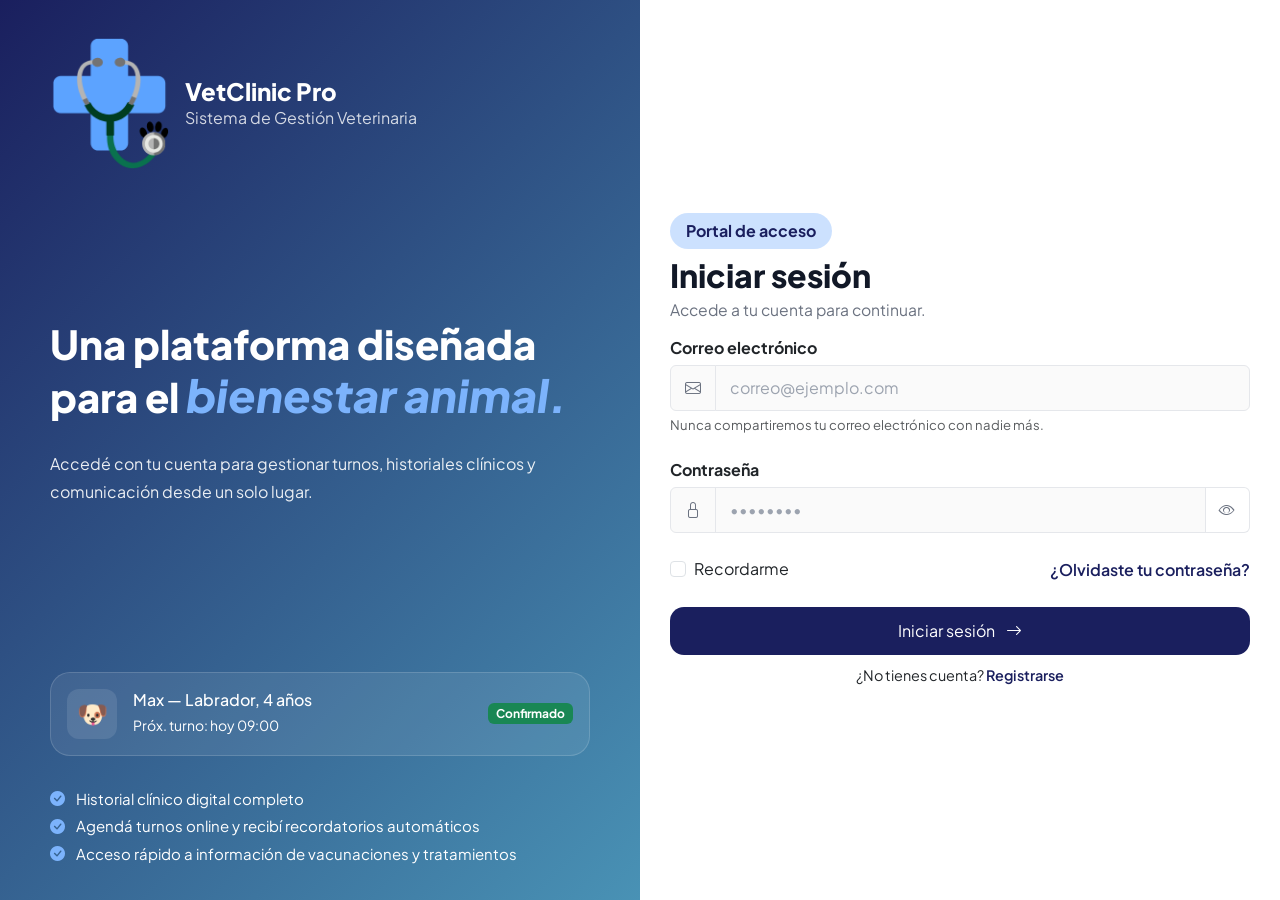
<file: index.html>
<!DOCTYPE html>
<html lang="es">

<head>
    <meta charset="UTF-8" />
    <meta name="viewport" content="width=device-width, initial-scale=1.0" />
    <title>Iniciar Sesión · VetClinic Pro</title>
    <link rel="icon" type="image/png" href="img/VetClinic Pro.png">

    <!-- Google Fonts -->
    <link rel="preconnect" href="https://fonts.googleapis.com" />
    <link rel="preconnect" href="https://fonts.gstatic.com" crossorigin />
    <link href="https://fonts.googleapis.com/css2?family=Plus+Jakarta+Sans:wght@400;500;600;700;800&display=swap"
        rel="stylesheet" />

    <!-- Bootstrap 5.3 -->
    <link href="https://cdn.jsdelivr.net/npm/bootstrap@5.3.3/dist/css/bootstrap.min.css" rel="stylesheet" />
    <!-- Bootstrap Icons -->
    <link href="https://cdn.jsdelivr.net/npm/bootstrap-icons@1.11.3/font/bootstrap-icons.min.css" rel="stylesheet" />

    <link rel="stylesheet" href="estilos/index.css" />
</head>

<body>
    <div class="container-fluid min-vh-100">
        <div class="row min-vh-100">

            <!-- PANEL IZQUIERDO -->
            <div class="col-12 col-lg-6 panel-izquierdo d-flex flex-column">
                <div class="logo">
                    <img src="img/VetClinic Pro.png" alt="Logo" class="logo-img">

                    <div>
                        <h4>VetClinic Pro</h4>
                        <span>Sistema de Gestión Veterinaria</span>
                    </div>
                </div>

                <div class="contenido-principal flex-grow-1 d-flex flex-column justify-content-center">
                    <h1>Una plataforma diseñada para el <span><i>bienestar animal.</i></span></h1>
                    <p>Accedé con tu cuenta para gestionar turnos, historiales clínicos y comunicación desde un solo
                        lugar.
                    </p>
                </div>


                <div class="card mascota-card mb-4">
                    <div class="card-body">
                        <div class="d-flex justify-content-between align-items-center">

                            <div class="d-flex align-items-center">
                                <div class="pet-icon me-3">🐶</div>
                                <div>
                                    <h6 class="mb-1">Max — Labrador, 4 años</h6>
                                    <small>Próx. turno: hoy 09:00</small>
                                </div>
                            </div>
                            <span class="badge bg-success">
                                Confirmado
                            </span>
                        </div>
                    </div>
                </div>


                <div class="beneficios mt-2">
                    <p>
                        <i class="bi bi-check-circle-fill me-2"></i>
                        Historial clínico digital completo
                    </p>
                    <p>
                        <i class="bi bi-check-circle-fill me-2"></i>
                        Agendá turnos online y recibí recordatorios automáticos
                    </p>
                    <p>
                        <i class="bi bi-check-circle-fill me-2"></i>
                        Acceso rápido a información de vacunaciones y tratamientos
                    </p>
                </div>
            </div>

            <!-- PANEL DERECHO -->
            <div class="col-12 col-lg-6 panel-derecho d-flex justify-content-center align-items-center">
                <div class="login-container">
                    <span class="portal-acceso">Portal de acceso</span>
                    <h2>Iniciar sesión</h2>
                    <p class="subtitulo">Accede a tu cuenta para continuar.</p>
                    <form>
                        <div class="mb-4">
                            <label class="form-label" for="exampleInputEmail1">Correo electrónico</label>
                            <div class="input-group">
                                <span class="input-group-text">
                                    <i class="bi bi-envelope"></i>
                                </span>
                                <input type="email" class="form-control" placeholder="correo@ejemplo.com"
                                    id="exampleInputEmail1" aria-describedby="emailHelp">
                            </div>
                            <div id="emailHelp" class="form-text">Nunca compartiremos tu correo electrónico con nadie
                                más.</div>
                        </div>

                        <div class="mb-4">
                            <label class="form-label" for="contraseña">Contraseña</label>
                            <div class="input-group">
                                <span class="input-group-text">
                                    <i class="bi bi-lock"></i>
                                </span>
                                <input type="password" class="form-control" placeholder="••••••••" id="contraseña">
                                <span class="input-group-text border-start-0 bg-white">
                                    <i class="bi bi-eye"></i>
                                </span>
                            </div>
                        </div>

                        <div class="d-flex justify-content-between align-items-center mb-4">
                            <div class="form-check">
                                <input class="form-check-input" type="checkbox">
                                <label class="form-check-label">Recordarme</label>
                            </div>
                            <a href="#" class="custom-link"> ¿Olvidaste tu contraseña?</a>
                        </div>

                        <button type="submit" class="btn btn-login">
                            Iniciar sesión
                            <i class="bi bi-arrow-right ms-2"></i>
                        </button>
                    </form>

                    <div class="registrarse">
                        ¿No tienes cuenta?
                        <a class="custom-link" href="propietarios/alta_propietario.html" target="_blank">Registrarse</a>
                    </div>
                </div>
            </div>
        </div>
    </div>
</body>

</html>
</file>
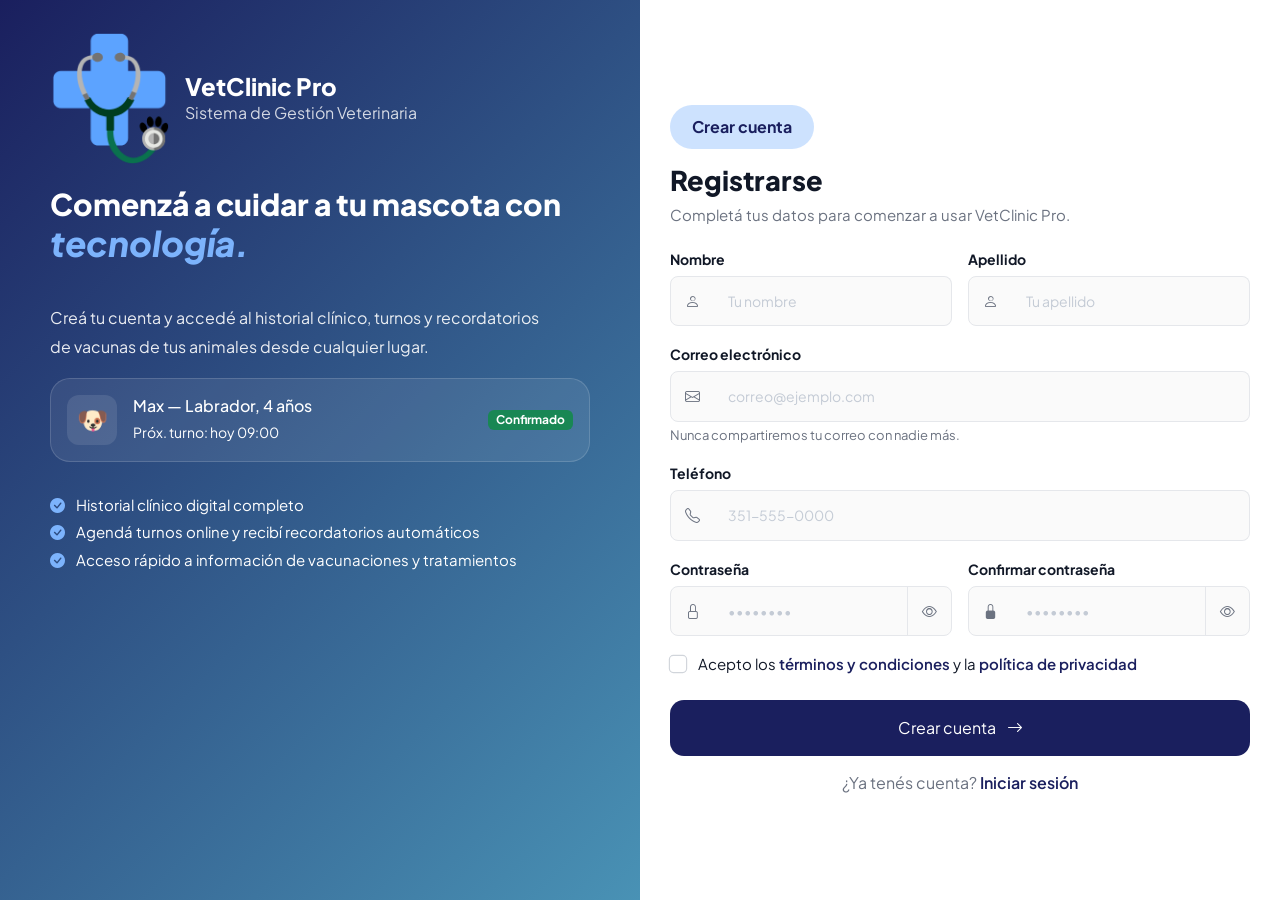
<file: propietarios/alta_propietario.html>
<!DOCTYPE html>
<html lang="es">

<head>
    <meta charset="UTF-8" />
    <meta name="viewport" content="width=device-width, initial-scale=1.0" />
    <title>Registrarse · VetClinic Pro</title>
    <link rel="icon" type="image/png" href="../img/VetClinic Pro.png">

    <!-- Google Fonts -->
    <link rel="preconnect" href="https://fonts.googleapis.com" />
    <link rel="preconnect" href="https://fonts.gstatic.com" crossorigin />
    <link href="https://fonts.googleapis.com/css2?family=Plus+Jakarta+Sans:wght@400;500;600;700;800&display=swap"
        rel="stylesheet" />

    <!-- Bootstrap 5.3 -->
    <link href="https://cdn.jsdelivr.net/npm/bootstrap@5.3.3/dist/css/bootstrap.min.css" rel="stylesheet" />
    <!-- Bootstrap Icons -->
    <link href="https://cdn.jsdelivr.net/npm/bootstrap-icons@1.11.3/font/bootstrap-icons.min.css" rel="stylesheet" />

    <link rel="stylesheet" href="../estilos/abm.css" />
</head>

<body>
    <div class="container-fluid min-vh-100">
        <div class="row min-vh-100">

            <!-- PANEL IZQUIERDO -->
            <div class="col-12 col-lg-6 panel-izquierdo d-flex flex-column">
                <div class="logo">
                    <img src="../img/VetClinic Pro.png" alt="Logo" class="logo-img">

                    <div>
                        <h4>VetClinic Pro</h4>
                        <span>Sistema de Gestión Veterinaria</span>
                    </div>
                </div>

                <div class="contenido-principal d-flex flex-column justify-content-center">
                    <h1>Comenzá a cuidar a tu mascota con <span><i>tecnología.</i></span></h1>
                    <p>Creá tu cuenta y accedé al historial clínico, turnos y recordatorios de vacunas de tus animales desde cualquier lugar.</p>
                </div>


                <div class="card mascota-card mb-4">
                    <div class="card-body">
                        <div class="d-flex justify-content-between align-items-center">

                            <div class="d-flex align-items-center">
                                <div class="pet-icon me-3">🐶</div>
                                <div>
                                    <h6 class="mb-1">Max — Labrador, 4 años</h6>
                                    <small>Próx. turno: hoy 09:00</small>
                                </div>
                            </div>
                            <span class="badge bg-success">
                                Confirmado
                            </span>
                        </div>
                    </div>
                </div>


                <div class="beneficios mt-2">
                    <p>
                        <i class="bi bi-check-circle-fill me-2"></i>
                        Historial clínico digital completo
                    </p>
                    <p>
                        <i class="bi bi-check-circle-fill me-2"></i>
                        Agendá turnos online y recibí recordatorios automáticos
                    </p>
                    <p>
                        <i class="bi bi-check-circle-fill me-2"></i>
                        Acceso rápido a información de vacunaciones y tratamientos
                    </p>
                </div>
            </div>

            <!-- PANEL DERECHO -->
            <div class="col-12 col-lg-6 panel-derecho d-flex justify-content-center align-items-center">
                <div class="registro-container">

                    <!-- Encabezado -->
                    <span class="portal-acceso">Crear cuenta</span>
                    <h2>Registrarse</h2>
                    <p class="subtitulo">Completá tus datos para comenzar a usar VetClinic Pro.</p>

                    <!-- FORMULARIO -->
                    <!-- action="registro_process.php" method="POST" → se conecta con PHP después -->
                    <form action="#" method="POST" novalidate>

                        <!-- Nombre y Apellido -->
                        <div class="row g-3 mb-3">
                            <div class="col-12 col-sm-6">
                                <label class="form-label" for="nombre">Nombre</label>
                                <div class="input-group">
                                    <span class="input-group-text">
                                        <i class="bi bi-person"></i>
                                    </span>
                                    <input
                                        type="text"
                                        class="form-control"
                                        id="nombre"
                                        name="nombre"
                                        placeholder="Tu nombre"
                                        required
                                    />
                                </div>
                            </div>
                            <div class="col-12 col-sm-6">
                                <label class="form-label" for="apellido">Apellido</label>
                                <div class="input-group">
                                    <span class="input-group-text">
                                        <i class="bi bi-person"></i>
                                    </span>
                                    <input
                                        type="text"
                                        class="form-control"
                                        id="apellido"
                                        name="apellido"
                                        placeholder="Tu apellido"
                                        required
                                    />
                                </div>
                            </div>
                        </div>

                        <!-- Email -->
                        <div class="mb-3">
                            <label class="form-label" for="email">Correo electrónico</label>
                            <div class="input-group">
                                <span class="input-group-text">
                                    <i class="bi bi-envelope"></i>
                                </span>
                                <input
                                    type="email"
                                    class="form-control"
                                    id="email"
                                    name="email"
                                    placeholder="correo@ejemplo.com"
                                    required
                                />
                            </div>
                            <div class="form-text">Nunca compartiremos tu correo con nadie más.</div>
                        </div>

                        <!-- Teléfono -->
                        <div class="mb-3">
                            <label class="form-label" for="telefono">Teléfono</label>
                            <div class="input-group">
                                <span class="input-group-text">
                                    <i class="bi bi-telephone"></i>
                                </span>
                                <input
                                    type="tel"
                                    class="form-control"
                                    id="telefono"
                                    name="telefono"
                                    placeholder="351-555-0000"
                                />
                            </div>
                        </div>

                        <!-- Contraseña y Confirmar -->
                        <div class="row g-3 mb-3">
                            <div class="col-12 col-sm-6">
                                <label class="form-label" for="password">Contraseña</label>
                                <div class="input-group">
                                    <span class="input-group-text">
                                        <i class="bi bi-lock"></i>
                                    </span>
                                    <input
                                        type="password"
                                        class="form-control"
                                        id="password"
                                        name="password"
                                        placeholder="••••••••"
                                        required
                                    />
                                    <span class="input-group-text icono-ojo">
                                        <i class="bi bi-eye"></i>
                                    </span>
                                </div>
                            </div>
                            <div class="col-12 col-sm-6">
                                <label class="form-label" for="confirmar">Confirmar contraseña</label>
                                <div class="input-group">
                                    <span class="input-group-text">
                                        <i class="bi bi-lock-fill"></i>
                                    </span>
                                    <input
                                        type="password"
                                        class="form-control"
                                        id="confirmar"
                                        name="confirmar"
                                        placeholder="••••••••"
                                        required
                                    />
                                    <span class="input-group-text icono-ojo">
                                        <i class="bi bi-eye"></i>
                                    </span>
                                </div>
                            </div>
                        </div>

                        <!-- Términos y condiciones -->
                        <div class="form-check mb-4">
                            <input
                                class="form-check-input"
                                type="checkbox"
                                id="terminos"
                                name="terminos"
                                required
                            />
                            <label class="form-check-label" for="terminos">
                                Acepto los
                                <a href="#" class="custom-link">términos y condiciones</a>
                                y la
                                <a href="#" class="custom-link">política de privacidad</a>
                            </label>
                        </div>

                        <!-- Botón principal -->
                        <button type="submit" class="btn btn-registro">
                            Crear cuenta
                            <i class="bi bi-arrow-right ms-2"></i>
                        </button>

                    </form>

                    <!-- Link al login -->
                    <div class="volver-login">
                        ¿Ya tenés cuenta?
                        <a class="custom-link" href="login.html">Iniciar sesión</a>
                    </div>

                </div>
            </div>
        </div>
    </div>
</body>

</html>
</file>
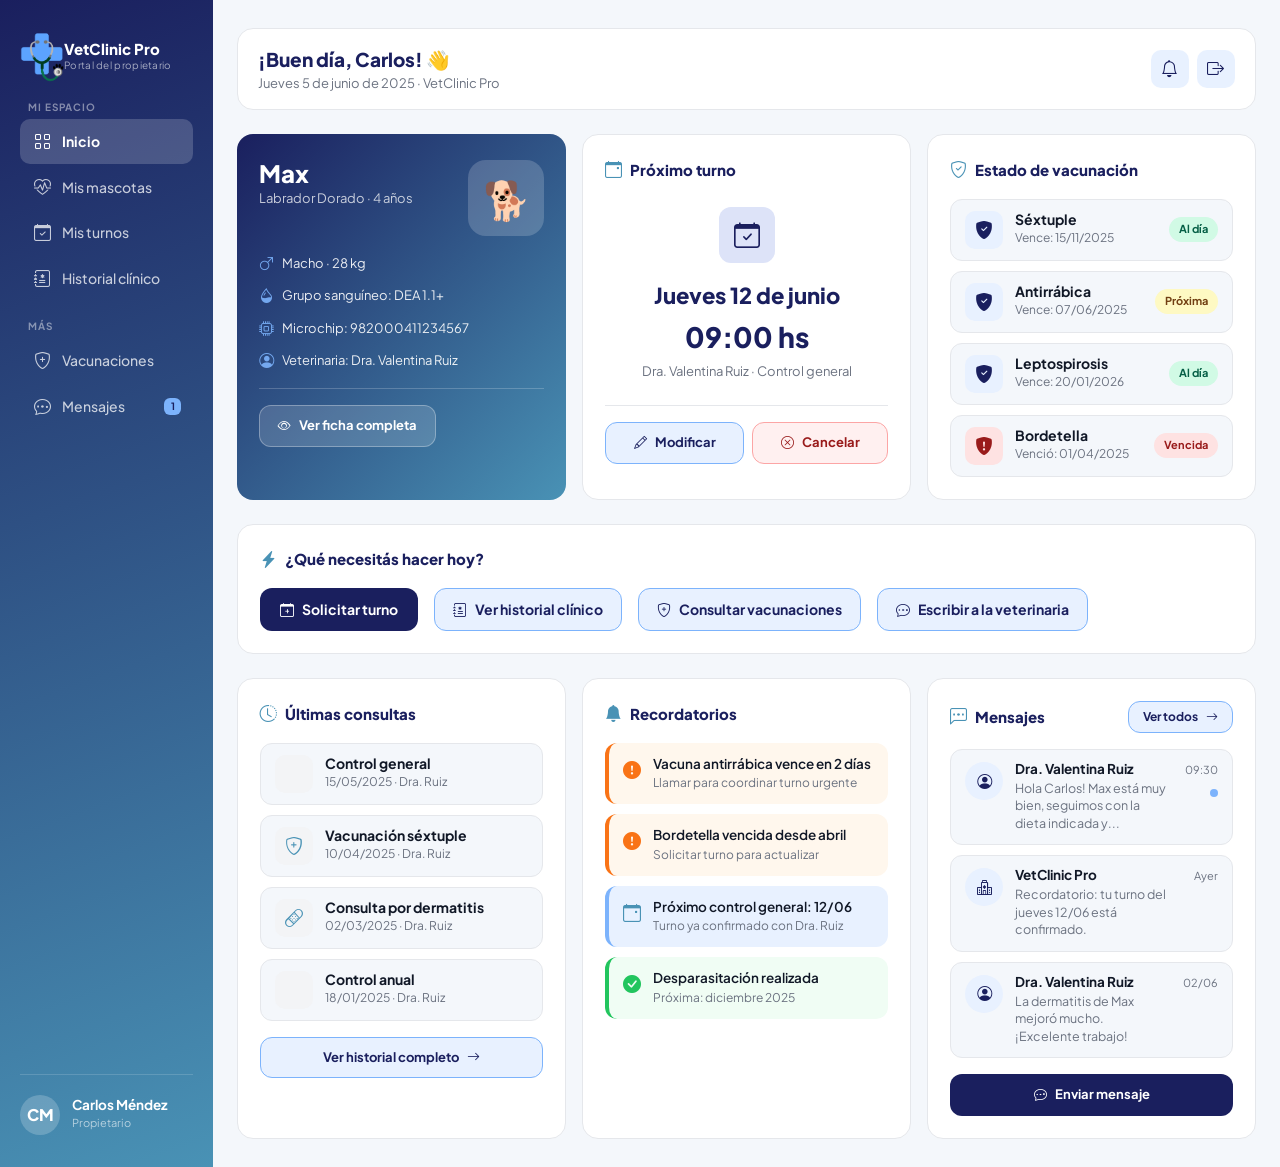
<file: propietarios/inicio_propietarios.html>
<!DOCTYPE html>
<html lang="es">
<head>
    <meta charset="UTF-8" />
    <meta name="viewport" content="width=device-width, initial-scale=1.0" />
    <title>Inicio — Propietario · VetClinic Pro</title>
    <link rel="icon" type="image/png" href="../img/VetClinic Pro.png">

    <!-- Google Fonts -->
    <link rel="preconnect" href="https://fonts.googleapis.com" />
    <link rel="preconnect" href="https://fonts.gstatic.com" crossorigin />
    <link href="https://fonts.googleapis.com/css2?family=Plus+Jakarta+Sans:wght@400;500;600;700;800&display=swap" rel="stylesheet" />

    <!-- Bootstrap 5.3 -->
    <link href="https://cdn.jsdelivr.net/npm/bootstrap@5.3.3/dist/css/bootstrap.min.css" rel="stylesheet" />
    <!-- Bootstrap Icons -->
    <link href="https://cdn.jsdelivr.net/npm/bootstrap-icons@1.11.3/font/bootstrap-icons.min.css" rel="stylesheet" />

    <link rel="stylesheet" href="../estilos/inicio.css" />
</head>

<body>
<div class="container-fluid p-0">
<div class="row g-0 min-vh-100">

    <!-- BARRA LATERAL -->
    <div class="col-12 col-lg-2 panel-lateral">

        <!-- Logo -->
        <div class="logo-lateral">
            <img src="../img/VetClinic Pro.png" alt="Logo VetClinic Pro" />
            <div>
                <div class="nombre-sistema">VetClinic Pro</div>
                <div class="subtitulo-sistema">Portal del propietario</div>
            </div>
        </div>

        <!-- Navegación -->
        <div class="seccion-nav">Mi espacio</div>

        <a href="inicio-propietario.html" class="item-menu activo">
            <i class="bi bi-grid"></i> Inicio
        </a>
        <a href="#" class="item-menu">
            <i class="bi bi-heart-pulse"></i> Mis mascotas
        </a>
        <a href="#" class="item-menu">
            <i class="bi bi-calendar-check"></i> Mis turnos
        </a>
        <a href="#" class="item-menu">
            <i class="bi bi-journal-medical"></i> Historial clínico
        </a>

        <div class="seccion-nav">Más</div>

        <a href="#" class="item-menu">
            <i class="bi bi-shield-plus"></i> Vacunaciones
        </a>
        <a href="#" class="item-menu">
            <i class="bi bi-chat-dots"></i> Mensajes
            <span class="badge ms-auto" style="background:var(--azul-claro);color:var(--azul-oscuro);font-size:10px;">1</span>
        </a>

        <!-- Usuario -->
        <div class="usuario-lateral">
            <div class="avatar-usuario">CM</div>
            <div>
                <div class="nombre-usuario">Carlos Méndez</div>
                <div class="rol-usuario">Propietario</div>
            </div>
        </div>
    </div>

    <!-- ═══════════════════════════════════════
         ÁREA PRINCIPAL
    ═══════════════════════════════════════ -->
    <div class="col-12 col-lg-10 area-principal">

        <!-- Barra superior -->
        <div class="barra-superior">
            <div>
                <p class="titulo-pagina">¡Buen día, Carlos! 👋</p>
                <p class="fecha-hoy">Jueves 5 de junio de 2025 · VetClinic Pro</p>
            </div>
            <div class="d-flex gap-2">
                <a href="#" class="icono-barra" title="Notificaciones">
                    <i class="bi bi-bell"></i>
                </a>
                <a href="login.html" class="icono-barra" title="Cerrar sesión">
                    <i class="bi bi-box-arrow-right"></i>
                </a>
            </div>
        </div>

        <!-- ── FILA SUPERIOR: tarjeta mascota + próximo turno + estado vacunas ── -->
        <div class="row g-3 mb-4">

            <!-- Tarjeta mascota principal -->
            <div class="col-12 col-lg-4">
                <div class="tarjeta-mascota-principal">
                    <div class="d-flex align-items-start justify-content-between mb-3">
                        <div>
                            <div class="nombre-mascota-hero">Max</div>
                            <div class="raza-mascota">Labrador Dorado · 4 años</div>
                        </div>
                        <div class="avatar-mascota-hero">🐕</div>
                    </div>

                    <div class="dato-mascota">
                        <i class="bi bi-gender-male"></i>
                        <span>Macho · 28 kg</span>
                    </div>
                    <div class="dato-mascota">
                        <i class="bi bi-droplet-half"></i>
                        <span>Grupo sanguíneo: DEA 1.1+</span>
                    </div>
                    <div class="dato-mascota">
                        <i class="bi bi-cpu"></i>
                        <span>Microchip: 982000411234567</span>
                    </div>
                    <div class="dato-mascota">
                        <i class="bi bi-person-circle"></i>
                        <span>Veterinaria: Dra. Valentina Ruiz</span>
                    </div>

                    <div class="mt-3 pt-3" style="border-top:1px solid rgba(255,255,255,.2);">
                        <a href="#" class="btn-secundario" style="background:rgba(255,255,255,.15); border-color:rgba(255,255,255,.3); color:#fff; font-size:13px;">
                            <i class="bi bi-eye"></i> Ver ficha completa
                        </a>
                    </div>
                </div>
            </div>

            <!-- Próximo turno -->
            <div class="col-12 col-lg-4">
                <div class="tarjeta h-100">
                    <div class="titulo-tarjeta">
                        <i class="bi bi-calendar-event"></i>
                        Próximo turno
                    </div>

                    <div class="text-center py-2">
                        <div class="icono-metrica icono-azul-oscuro mx-auto mb-3" style="width:56px;height:56px;font-size:26px;">
                            <i class="bi bi-calendar-check"></i>
                        </div>
                        <div style="font-size:22px; font-weight:800; color:var(--azul-oscuro);">Jueves 12 de junio</div>
                        <div style="font-size:28px; font-weight:800; color:var(--azul-oscuro); margin:4px 0;">09:00 hs</div>
                        <div style="font-size:13px; color:var(--texto-gris);">Dra. Valentina Ruiz · Control general</div>
                    </div>

                    <div class="mt-3 pt-3" style="border-top: 1px solid var(--borde);">
                        <div class="d-flex gap-2">
                            <a href="#" class="btn-secundario flex-grow-1 justify-content-center" style="font-size:13px;">
                                <i class="bi bi-pencil"></i> Modificar
                            </a>
                            <a href="#" class="btn-secundario flex-grow-1 justify-content-center" style="font-size:13px; border-color:#fca5a5; color:#991b1b; background:#fff0f0;">
                                <i class="bi bi-x-circle"></i> Cancelar
                            </a>
                        </div>
                    </div>
                </div>
            </div>

            <!-- Estado de vacunación -->
            <div class="col-12 col-lg-4">
                <div class="tarjeta h-100">
                    <div class="titulo-tarjeta">
                        <i class="bi bi-shield-check"></i>
                        Estado de vacunación
                    </div>

                    <ul class="lista-vacunas">
                        <li class="item-vacuna">
                            <div class="icono-vacuna"><i class="bi bi-shield-fill-check"></i></div>
                            <div class="flex-grow-1">
                                <div class="nombre-vacuna">Séxtuple</div>
                                <div class="fecha-vacuna">Vence: 15/11/2025</div>
                            </div>
                            <span class="badge-estado estado-ok">Al día</span>
                        </li>
                        <li class="item-vacuna">
                            <div class="icono-vacuna"><i class="bi bi-shield-fill-check"></i></div>
                            <div class="flex-grow-1">
                                <div class="nombre-vacuna">Antirrábica</div>
                                <div class="fecha-vacuna">Vence: 07/06/2025</div>
                            </div>
                            <span class="badge-estado estado-alerta">Próxima</span>
                        </li>
                        <li class="item-vacuna">
                            <div class="icono-vacuna"><i class="bi bi-shield-fill-check"></i></div>
                            <div class="flex-grow-1">
                                <div class="nombre-vacuna">Leptospirosis</div>
                                <div class="fecha-vacuna">Vence: 20/01/2026</div>
                            </div>
                            <span class="badge-estado estado-ok">Al día</span>
                        </li>
                        <li class="item-vacuna">
                            <div class="icono-vacuna" style="background:#fee2e2; color:#991b1b;"><i class="bi bi-shield-fill-exclamation"></i></div>
                            <div class="flex-grow-1">
                                <div class="nombre-vacuna">Bordetella</div>
                                <div class="fecha-vacuna">Venció: 01/04/2025</div>
                            </div>
                            <span class="badge-estado estado-vencida">Vencida</span>
                        </li>
                    </ul>
                </div>
            </div>
        </div>

        <!-- ── BOTONES DE ACCIÓN ── -->
        <div class="row g-3 mb-4">
            <div class="col-12">
                <div class="tarjeta">
                    <div class="titulo-tarjeta">
                        <i class="bi bi-lightning-charge-fill"></i>
                        ¿Qué necesitás hacer hoy?
                    </div>
                    <div class="d-flex flex-wrap gap-3">
                        <a href="#" class="btn-principal">
                            <i class="bi bi-calendar-plus"></i>
                            Solicitar turno
                        </a>
                        <a href="#" class="btn-secundario">
                            <i class="bi bi-journal-medical"></i>
                            Ver historial clínico
                        </a>
                        <a href="#" class="btn-secundario">
                            <i class="bi bi-shield-plus"></i>
                            Consultar vacunaciones
                        </a>
                        <a href="#" class="btn-secundario">
                            <i class="bi bi-chat-dots"></i>
                            Escribir a la veterinaria
                        </a>
                    </div>
                </div>
            </div>
        </div>

        <!-- ── HISTORIAL + RECORDATORIOS + MENSAJES ── -->
        <div class="row g-3">

            <!-- Últimas consultas -->
            <div class="col-12 col-lg-4">
                <div class="tarjeta h-100">
                    <div class="titulo-tarjeta">
                        <i class="bi bi-clock-history"></i>
                        Últimas consultas
                    </div>

                    <ul class="lista-historial">
                        <li class="item-historial">
                            <div class="icono-historial"><i class="bi bi-stethoscope"></i></div>
                            <div class="flex-grow-1">
                                <div class="tipo-registro">Control general</div>
                                <div class="fecha-registro">15/05/2025 · Dra. Ruiz</div>
                            </div>
                        </li>
                        <li class="item-historial">
                            <div class="icono-historial"><i class="bi bi-shield-plus"></i></div>
                            <div class="flex-grow-1">
                                <div class="tipo-registro">Vacunación séxtuple</div>
                                <div class="fecha-registro">10/04/2025 · Dra. Ruiz</div>
                            </div>
                        </li>
                        <li class="item-historial">
                            <div class="icono-historial"><i class="bi bi-bandaid"></i></div>
                            <div class="flex-grow-1">
                                <div class="tipo-registro">Consulta por dermatitis</div>
                                <div class="fecha-registro">02/03/2025 · Dra. Ruiz</div>
                            </div>
                        </li>
                        <li class="item-historial">
                            <div class="icono-historial"><i class="bi bi-stethoscope"></i></div>
                            <div class="flex-grow-1">
                                <div class="tipo-registro">Control anual</div>
                                <div class="fecha-registro">18/01/2025 · Dra. Ruiz</div>
                            </div>
                        </li>
                    </ul>

                    <div class="mt-3">
                        <a href="#" class="btn-secundario w-100 justify-content-center" style="font-size:13px;">
                            Ver historial completo <i class="bi bi-arrow-right"></i>
                        </a>
                    </div>
                </div>
            </div>

            <!-- Recordatorios -->
            <div class="col-12 col-lg-4">
                <div class="tarjeta h-100">
                    <div class="titulo-tarjeta">
                        <i class="bi bi-bell-fill"></i>
                        Recordatorios
                    </div>

                    <ul class="lista-recordatorios">
                        <li class="item-recordatorio urgente">
                            <i class="bi bi-exclamation-circle-fill"></i>
                            <div>
                                <div class="texto-recordatorio">Vacuna antirrábica vence en 2 días</div>
                                <div class="sub-recordatorio">Llamar para coordinar turno urgente</div>
                            </div>
                        </li>
                        <li class="item-recordatorio urgente">
                            <i class="bi bi-exclamation-circle-fill"></i>
                            <div>
                                <div class="texto-recordatorio">Bordetella vencida desde abril</div>
                                <div class="sub-recordatorio">Solicitar turno para actualizar</div>
                            </div>
                        </li>
                        <li class="item-recordatorio info">
                            <i class="bi bi-calendar-event"></i>
                            <div>
                                <div class="texto-recordatorio">Próximo control general: 12/06</div>
                                <div class="sub-recordatorio">Turno ya confirmado con Dra. Ruiz</div>
                            </div>
                        </li>
                        <li class="item-recordatorio ok">
                            <i class="bi bi-check-circle-fill"></i>
                            <div>
                                <div class="texto-recordatorio">Desparasitación realizada</div>
                                <div class="sub-recordatorio">Próxima: diciembre 2025</div>
                            </div>
                        </li>
                    </ul>
                </div>
            </div>

            <!-- Mensajes de la veterinaria -->
            <div class="col-12 col-lg-4">
                <div class="tarjeta h-100">
                    <div class="d-flex align-items-center justify-content-between mb-3">
                        <div class="titulo-tarjeta mb-0">
                            <i class="bi bi-chat-left-dots"></i>
                            Mensajes
                        </div>
                        <a href="#" class="btn-secundario" style="font-size:12px; padding:6px 14px;">
                            Ver todos <i class="bi bi-arrow-right"></i>
                        </a>
                    </div>

                    <ul class="lista-mensajes">
                        <li class="item-mensaje">
                            <div class="avatar-mensaje"><i class="bi bi-person-circle"></i></div>
                            <div class="flex-grow-1">
                                <div class="remitente-mensaje">Dra. Valentina Ruiz</div>
                                <div class="texto-mensaje">Hola Carlos! Max está muy bien, seguimos con la dieta indicada y...</div>
                            </div>
                            <div class="d-flex flex-column align-items-end gap-1">
                                <span class="hora-mensaje">09:30</span>
                                <div class="punto-nuevo"></div>
                            </div>
                        </li>
                        <li class="item-mensaje">
                            <div class="avatar-mensaje"><i class="bi bi-hospital"></i></div>
                            <div class="flex-grow-1">
                                <div class="remitente-mensaje">VetClinic Pro</div>
                                <div class="texto-mensaje">Recordatorio: tu turno del jueves 12/06 está confirmado.</div>
                            </div>
                            <span class="hora-mensaje">Ayer</span>
                        </li>
                        <li class="item-mensaje">
                            <div class="avatar-mensaje"><i class="bi bi-person-circle"></i></div>
                            <div class="flex-grow-1">
                                <div class="remitente-mensaje">Dra. Valentina Ruiz</div>
                                <div class="texto-mensaje">La dermatitis de Max mejoró mucho. ¡Excelente trabajo!</div>
                            </div>
                            <span class="hora-mensaje">02/06</span>
                        </li>
                    </ul>

                    <div class="mt-3">
                        <a href="#" class="btn-principal w-100 justify-content-center" style="font-size:13px;">
                            <i class="bi bi-chat-dots"></i> Enviar mensaje
                        </a>
                    </div>
                </div>
            </div>

        </div><!-- /row -->

    </div><!-- /area-principal -->

</div><!-- /row -->
</div><!-- /container -->
</body>
</html>
</file>
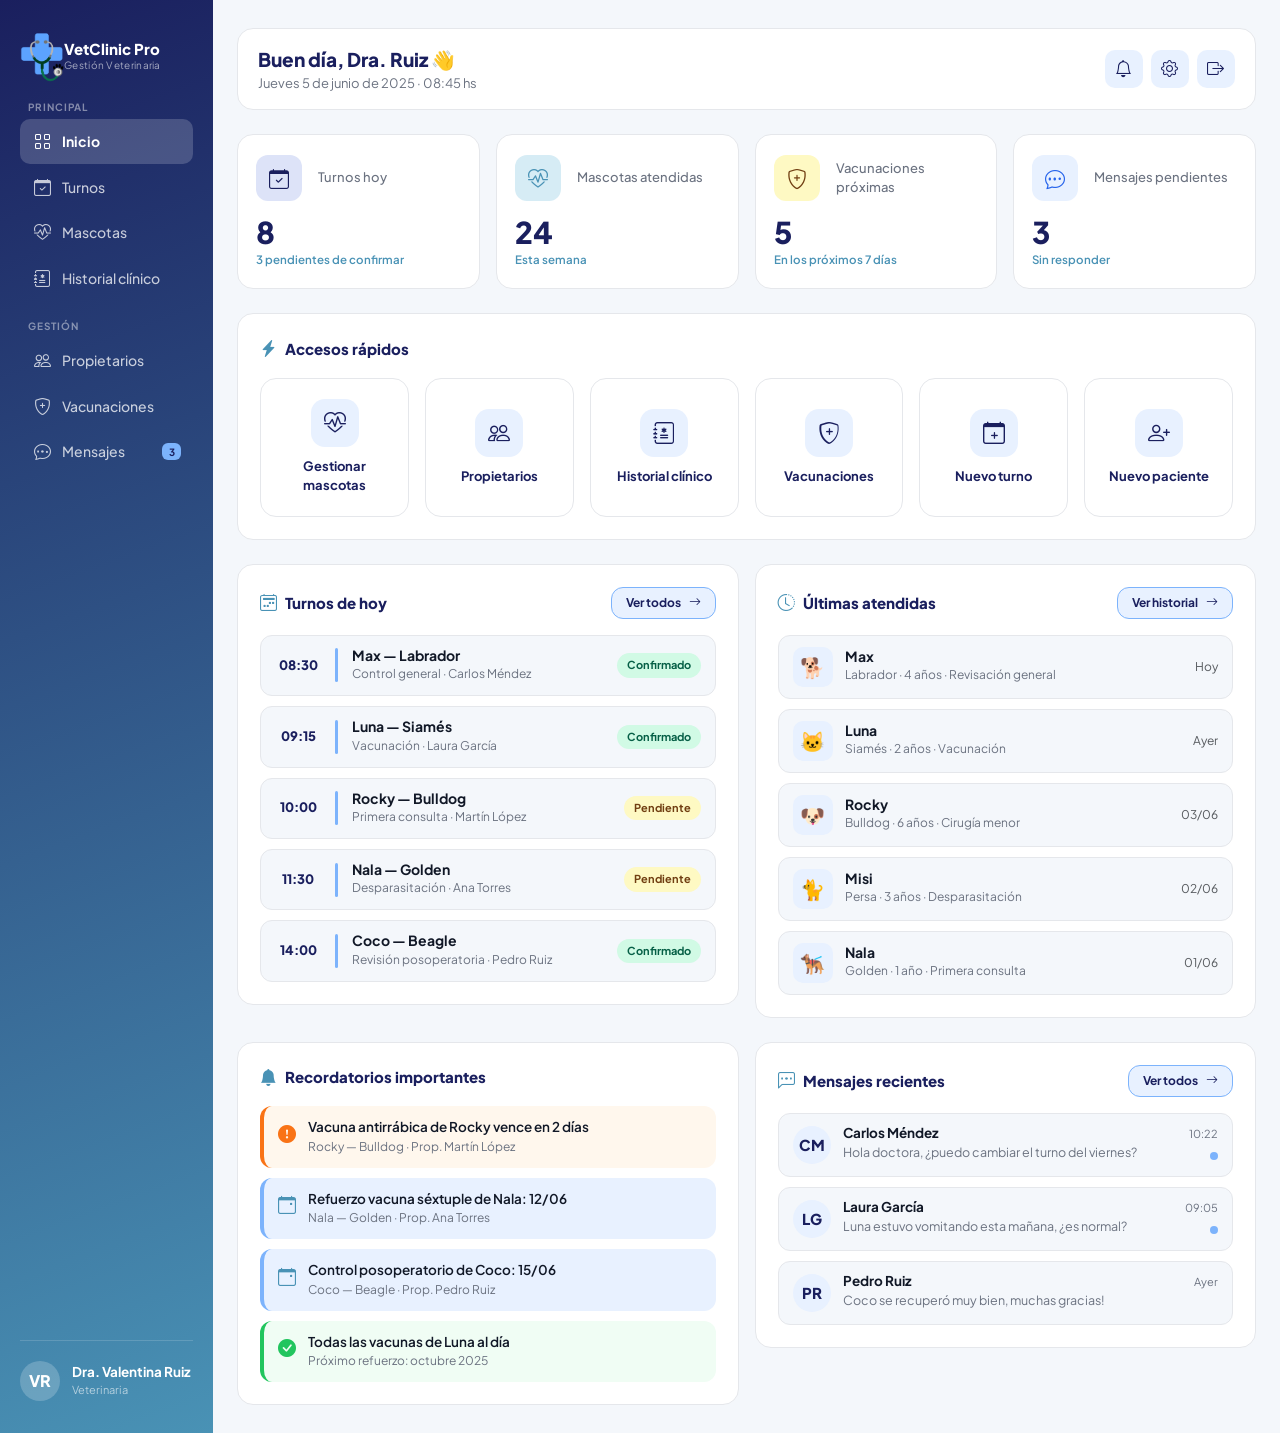
<file: veterinarios/inicio_veterinario.html>
<!DOCTYPE html>
<html lang="es">
<head>
    <meta charset="UTF-8" />
    <meta name="viewport" content="width=device-width, initial-scale=1.0" />
    <title>Inicio — Veterinario · VetClinic Pro</title>
    <link rel="icon" type="image/png" href="../img/VetClinic Pro.png">

    <!-- Google Fonts -->
    <link rel="preconnect" href="https://fonts.googleapis.com" />
    <link rel="preconnect" href="https://fonts.gstatic.com" crossorigin />
    <link href="https://fonts.googleapis.com/css2?family=Plus+Jakarta+Sans:wght@400;500;600;700;800&display=swap" rel="stylesheet" />

    <!-- Bootstrap 5.3 -->
    <link href="https://cdn.jsdelivr.net/npm/bootstrap@5.3.3/dist/css/bootstrap.min.css" rel="stylesheet" />
    <!-- Bootstrap Icons -->
    <link href="https://cdn.jsdelivr.net/npm/bootstrap-icons@1.11.3/font/bootstrap-icons.min.css" rel="stylesheet" />

    <link rel="stylesheet" href="../estilos/inicio.css" />
</head>

<body>
<div class="container-fluid p-0">
<div class="row g-0 min-vh-100">
    <!-- BARRA LATERAL -->
    <div class="col-12 col-lg-2 panel-lateral">

        <!-- Logo -->
        <div class="logo-lateral">
            <img src="../img/VetClinic Pro.png" alt="Logo VetClinic Pro" />
            <div>
                <div class="nombre-sistema">VetClinic Pro</div>
                <div class="subtitulo-sistema">Gestión Veterinaria</div>
            </div>
        </div>

        <!-- Navegación principal -->
        <div class="seccion-nav">Principal</div>

        <a href="inicio-veterinario.html" class="item-menu activo">
            <i class="bi bi-grid"></i> Inicio
        </a>
        <a href="#" class="item-menu">
            <i class="bi bi-calendar-check"></i> Turnos
        </a>
        <a href="#" class="item-menu">
            <i class="bi bi-heart-pulse"></i> Mascotas
        </a>
        <a href="#" class="item-menu">
            <i class="bi bi-journal-medical"></i> Historial clínico
        </a>

        <div class="seccion-nav">Gestión</div>

        <a href="#" class="item-menu">
            <i class="bi bi-people"></i> Propietarios
        </a>
        <a href="#" class="item-menu">
            <i class="bi bi-shield-plus"></i> Vacunaciones
        </a>
        <a href="#" class="item-menu">
            <i class="bi bi-chat-dots"></i> Mensajes
            <span class="badge ms-auto" style="background:var(--azul-claro);color:var(--azul-oscuro);font-size:10px;">3</span>
        </a>

        <!-- Usuario -->
        <div class="usuario-lateral">
            <div class="avatar-usuario">VR</div>
            <div>
                <div class="nombre-usuario">Dra. Valentina Ruiz</div>
                <div class="rol-usuario">Veterinaria</div>
            </div>
        </div>
    </div>

    <!-- ÁREA PRINCIPAL -->
    <div class="col-12 col-lg-10 area-principal">

        <!-- Barra superior -->
        <div class="barra-superior">
            <div>
                <p class="titulo-pagina">Buen día, Dra. Ruiz 👋</p>
                <p class="fecha-hoy">Jueves 5 de junio de 2025 · 08:45 hs</p>
            </div>
            <div class="d-flex gap-2">
                <a href="#" class="icono-barra" title="Notificaciones">
                    <i class="bi bi-bell"></i>
                </a>
                <a href="#" class="icono-barra" title="Configuración">
                    <i class="bi bi-gear"></i>
                </a>
                <a href="login.html" class="icono-barra" title="Cerrar sesión">
                    <i class="bi bi-box-arrow-right"></i>
                </a>
            </div>
        </div>

        <!-- ── TARJETAS RESUMEN ── -->
        <div class="row g-3 mb-4">
            <div class="col-6 col-lg-3">
                <div class="tarjeta-resumen">
                    <div class="d-flex align-items-center gap-3 mb-3">
                        <div class="icono-metrica icono-azul-oscuro">
                            <i class="bi bi-calendar-check"></i>
                        </div>
                        <span class="etiqueta-metrica">Turnos hoy</span>
                    </div>
                    <div class="numero-metrica">8</div>
                    <div class="sub-metrica">3 pendientes de confirmar</div>
                </div>
            </div>

            <div class="col-6 col-lg-3">
                <div class="tarjeta-resumen">
                    <div class="d-flex align-items-center gap-3 mb-3">
                        <div class="icono-metrica icono-azul-medio">
                            <i class="bi bi-heart-pulse"></i>
                        </div>
                        <span class="etiqueta-metrica">Mascotas atendidas</span>
                    </div>
                    <div class="numero-metrica">24</div>
                    <div class="sub-metrica">Esta semana</div>
                </div>
            </div>

            <div class="col-6 col-lg-3">
                <div class="tarjeta-resumen">
                    <div class="d-flex align-items-center gap-3 mb-3">
                        <div class="icono-metrica icono-amarillo">
                            <i class="bi bi-shield-plus"></i>
                        </div>
                        <span class="etiqueta-metrica">Vacunaciones próximas</span>
                    </div>
                    <div class="numero-metrica">5</div>
                    <div class="sub-metrica">En los próximos 7 días</div>
                </div>
            </div>

            <div class="col-6 col-lg-3">
                <div class="tarjeta-resumen">
                    <div class="d-flex align-items-center gap-3 mb-3">
                        <div class="icono-metrica icono-azul-claro">
                            <i class="bi bi-chat-dots"></i>
                        </div>
                        <span class="etiqueta-metrica">Mensajes pendientes</span>
                    </div>
                    <div class="numero-metrica">3</div>
                    <div class="sub-metrica">Sin responder</div>
                </div>
            </div>
        </div>

        <!-- ── ACCESOS RÁPIDOS ── -->
        <div class="row g-3 mb-4">
            <div class="col-12">
                <div class="tarjeta">
                    <div class="titulo-tarjeta">
                        <i class="bi bi-lightning-charge-fill"></i>
                        Accesos rápidos
                    </div>
                    <div class="row g-3">
                        <div class="col-6 col-md-4 col-lg-2">
                            <a href="#" class="acceso-rapido">
                                <div class="icono-acceso"><i class="bi bi-heart-pulse"></i></div>
                                Gestionar mascotas
                            </a>
                        </div>
                        <div class="col-6 col-md-4 col-lg-2">
                            <a href="#" class="acceso-rapido">
                                <div class="icono-acceso"><i class="bi bi-people"></i></div>
                                Propietarios
                            </a>
                        </div>
                        <div class="col-6 col-md-4 col-lg-2">
                            <a href="#" class="acceso-rapido">
                                <div class="icono-acceso"><i class="bi bi-journal-medical"></i></div>
                                Historial clínico
                            </a>
                        </div>
                        <div class="col-6 col-md-4 col-lg-2">
                            <a href="#" class="acceso-rapido">
                                <div class="icono-acceso"><i class="bi bi-shield-plus"></i></div>
                                Vacunaciones
                            </a>
                        </div>
                        <div class="col-6 col-md-4 col-lg-2">
                            <a href="#" class="acceso-rapido">
                                <div class="icono-acceso"><i class="bi bi-calendar-plus"></i></div>
                                Nuevo turno
                            </a>
                        </div>
                        <div class="col-6 col-md-4 col-lg-2">
                            <a href="#" class="acceso-rapido">
                                <div class="icono-acceso"><i class="bi bi-person-plus"></i></div>
                                Nuevo paciente
                            </a>
                        </div>
                    </div>
                </div>
            </div>
        </div>

        <!-- ── TURNOS DEL DÍA + MASCOTAS ATENDIDAS ── -->
        <div class="row g-3 mb-4">

            <!-- Turnos del día -->
            <div class="col-12 col-lg-6">
                <div class="tarjeta">
                    <div class="d-flex align-items-center justify-content-between mb-3">
                        <div class="titulo-tarjeta mb-0">
                            <i class="bi bi-calendar2-week"></i>
                            Turnos de hoy
                        </div>
                        <a href="#" class="btn-secundario" style="font-size:12px; padding:6px 14px;">
                            Ver todos <i class="bi bi-arrow-right"></i>
                        </a>
                    </div>

                    <ul class="lista-turnos">
                        <li class="item-turno">
                            <span class="hora-turno">08:30</span>
                            <div class="separador-turno"></div>
                            <div class="flex-grow-1">
                                <div class="nombre-paciente">Max — Labrador</div>
                                <div class="tipo-consulta">Control general · Carlos Méndez</div>
                            </div>
                            <span class="badge-estado estado-confirmado">Confirmado</span>
                        </li>
                        <li class="item-turno">
                            <span class="hora-turno">09:15</span>
                            <div class="separador-turno"></div>
                            <div class="flex-grow-1">
                                <div class="nombre-paciente">Luna — Siamés</div>
                                <div class="tipo-consulta">Vacunación · Laura García</div>
                            </div>
                            <span class="badge-estado estado-confirmado">Confirmado</span>
                        </li>
                        <li class="item-turno">
                            <span class="hora-turno">10:00</span>
                            <div class="separador-turno"></div>
                            <div class="flex-grow-1">
                                <div class="nombre-paciente">Rocky — Bulldog</div>
                                <div class="tipo-consulta">Primera consulta · Martín López</div>
                            </div>
                            <span class="badge-estado estado-pendiente">Pendiente</span>
                        </li>
                        <li class="item-turno">
                            <span class="hora-turno">11:30</span>
                            <div class="separador-turno"></div>
                            <div class="flex-grow-1">
                                <div class="nombre-paciente">Nala — Golden</div>
                                <div class="tipo-consulta">Desparasitación · Ana Torres</div>
                            </div>
                            <span class="badge-estado estado-pendiente">Pendiente</span>
                        </li>
                        <li class="item-turno">
                            <span class="hora-turno">14:00</span>
                            <div class="separador-turno"></div>
                            <div class="flex-grow-1">
                                <div class="nombre-paciente">Coco — Beagle</div>
                                <div class="tipo-consulta">Revisión posoperatoria · Pedro Ruiz</div>
                            </div>
                            <span class="badge-estado estado-confirmado">Confirmado</span>
                        </li>
                    </ul>
                </div>
            </div>

            <!-- Mascotas recientemente atendidas -->
            <div class="col-12 col-lg-6">
                <div class="tarjeta">
                    <div class="d-flex align-items-center justify-content-between mb-3">
                        <div class="titulo-tarjeta mb-0">
                            <i class="bi bi-clock-history"></i>
                            Últimas atendidas
                        </div>
                        <a href="#" class="btn-secundario" style="font-size:12px; padding:6px 14px;">
                            Ver historial <i class="bi bi-arrow-right"></i>
                        </a>
                    </div>

                    <ul class="lista-mascotas">
                        <li class="item-mascota">
                            <div class="avatar-mascota">🐕</div>
                            <div class="informacion-mascota flex-grow-1">
                                <div class="nombre-mascota">Max</div>
                                <div class="detalle-mascota">Labrador · 4 años · Revisación general</div>
                            </div>
                            <span class="text-muted" style="font-size:12px;">Hoy</span>
                        </li>
                        <li class="item-mascota">
                            <div class="avatar-mascota">🐱</div>
                            <div class="informacion-mascota flex-grow-1">
                                <div class="nombre-mascota">Luna</div>
                                <div class="detalle-mascota">Siamés · 2 años · Vacunación</div>
                            </div>
                            <span class="text-muted" style="font-size:12px;">Ayer</span>
                        </li>
                        <li class="item-mascota">
                            <div class="avatar-mascota">🐶</div>
                            <div class="informacion-mascota flex-grow-1">
                                <div class="nombre-mascota">Rocky</div>
                                <div class="detalle-mascota">Bulldog · 6 años · Cirugía menor</div>
                            </div>
                            <span class="text-muted" style="font-size:12px;">03/06</span>
                        </li>
                        <li class="item-mascota">
                            <div class="avatar-mascota">🐈</div>
                            <div class="informacion-mascota flex-grow-1">
                                <div class="nombre-mascota">Misi</div>
                                <div class="detalle-mascota">Persa · 3 años · Desparasitación</div>
                            </div>
                            <span class="text-muted" style="font-size:12px;">02/06</span>
                        </li>
                        <li class="item-mascota">
                            <div class="avatar-mascota">🐕‍🦺</div>
                            <div class="informacion-mascota flex-grow-1">
                                <div class="nombre-mascota">Nala</div>
                                <div class="detalle-mascota">Golden · 1 año · Primera consulta</div>
                            </div>
                            <span class="text-muted" style="font-size:12px;">01/06</span>
                        </li>
                    </ul>
                </div>
            </div>
        </div>

        <!-- ── RECORDATORIOS + MENSAJES ── -->
        <div class="row g-3">

            <!-- Recordatorios -->
            <div class="col-12 col-lg-6">
                <div class="tarjeta">
                    <div class="titulo-tarjeta">
                        <i class="bi bi-bell-fill"></i>
                        Recordatorios importantes
                    </div>
                    <ul class="lista-recordatorios">
                        <li class="item-recordatorio urgente">
                            <i class="bi bi-exclamation-circle-fill"></i>
                            <div>
                                <div class="texto-recordatorio">Vacuna antirrábica de Rocky vence en 2 días</div>
                                <div class="sub-recordatorio">Rocky — Bulldog · Prop. Martín López</div>
                            </div>
                        </li>
                        <li class="item-recordatorio info">
                            <i class="bi bi-calendar-event"></i>
                            <div>
                                <div class="texto-recordatorio">Refuerzo vacuna séxtuple de Nala: 12/06</div>
                                <div class="sub-recordatorio">Nala — Golden · Prop. Ana Torres</div>
                            </div>
                        </li>
                        <li class="item-recordatorio info">
                            <i class="bi bi-calendar-event"></i>
                            <div>
                                <div class="texto-recordatorio">Control posoperatorio de Coco: 15/06</div>
                                <div class="sub-recordatorio">Coco — Beagle · Prop. Pedro Ruiz</div>
                            </div>
                        </li>
                        <li class="item-recordatorio ok">
                            <i class="bi bi-check-circle-fill"></i>
                            <div>
                                <div class="texto-recordatorio">Todas las vacunas de Luna al día</div>
                                <div class="sub-recordatorio">Próximo refuerzo: octubre 2025</div>
                            </div>
                        </li>
                    </ul>
                </div>
            </div>

            <!-- Mensajes recientes -->
            <div class="col-12 col-lg-6">
                <div class="tarjeta">
                    <div class="d-flex align-items-center justify-content-between mb-3">
                        <div class="titulo-tarjeta mb-0">
                            <i class="bi bi-chat-left-dots"></i>
                            Mensajes recientes
                        </div>
                        <a href="#" class="btn-secundario" style="font-size:12px; padding:6px 14px;">
                            Ver todos <i class="bi bi-arrow-right"></i>
                        </a>
                    </div>

                    <ul class="lista-mensajes">
                        <li class="item-mensaje">
                            <div class="avatar-mensaje">CM</div>
                            <div class="flex-grow-1">
                                <div class="remitente-mensaje">Carlos Méndez</div>
                                <div class="texto-mensaje">Hola doctora, ¿puedo cambiar el turno del viernes?</div>
                            </div>
                            <div class="d-flex flex-column align-items-end gap-1">
                                <span class="hora-mensaje">10:22</span>
                                <div class="punto-nuevo"></div>
                            </div>
                        </li>
                        <li class="item-mensaje">
                            <div class="avatar-mensaje">LG</div>
                            <div class="flex-grow-1">
                                <div class="remitente-mensaje">Laura García</div>
                                <div class="texto-mensaje">Luna estuvo vomitando esta mañana, ¿es normal?</div>
                            </div>
                            <div class="d-flex flex-column align-items-end gap-1">
                                <span class="hora-mensaje">09:05</span>
                                <div class="punto-nuevo"></div>
                            </div>
                        </li>
                        <li class="item-mensaje">
                            <div class="avatar-mensaje">PR</div>
                            <div class="flex-grow-1">
                                <div class="remitente-mensaje">Pedro Ruiz</div>
                                <div class="texto-mensaje">Coco se recuperó muy bien, muchas gracias!</div>
                            </div>
                            <span class="hora-mensaje">Ayer</span>
                        </li>
                    </ul>
                </div>
            </div>
        </div>

    </div><!-- /area-principal -->

</div><!-- /row -->
</div><!-- /container -->
</body>
</html>
</file>
<file: estilos/index.css>
/* ── Variables ── */
:root {
    --azul-oscuro: #1a1f5e;
    --azul-medio: #4992b5;
    --azul-claro: #7cb3fc;
    --blanco: #ffffff;
    --fondo: #f4f7fb;
    --texto-oscuro: #111827;
    --texto-gris: #6b7280;
    --borde: #e5e7eb;
}

body {
    font-family: 'Plus Jakarta Sans', sans-serif;
}

/* ============================================================
   PANEL IZQUIERDO
============================================================ */

.panel-izquierdo {
    background: linear-gradient(
        135deg,
        var(--azul-oscuro),
        var(--azul-medio)
    );
    color: var(--blanco);
    padding: 35px 50px 30px;
}

.logo {
    display: flex;
    align-items: center;
    gap: 15px;
}

.logo-box {
    width: 60px;
    height: 60px;
    border-radius: 16px;
    background: rgba(255, 255, 255, .15);
    display: flex;
    justify-content: center;
    align-items: center;
    font-size: 26px;
}

.logo-img {
    width: 120px;
}

.logo h4 {
    margin: 0;
    font-weight: 1000;
}

.logo span {
    opacity: .8;
}

.contenido-principal h1 {
    font-size: 40px;
    font-weight: 800;
    line-height: 1.2;
}

.contenido-principal h1 span {
    color: var(--azul-claro);
    font-size: 45px;
}

.contenido-principal p {
    margin-top: 20px;
    max-width: 500px;
    line-height: 1.8;
    opacity: .9;
}

.contenido-img {
    max-width: 500px;
    margin-top: 40px;
}

.mascota-card {
    background: rgba(255, 255, 255, .08);
    border: 1px solid rgba(255, 255, 255, .15);
    border-radius: 20px;
    color: white;
}

.pet-icon {
    width: 50px;
    height: 50px;
    background: rgba(255, 255, 255, .1);
    border-radius: 12px;
    display: flex;
    justify-content: center;
    align-items: center;
    font-size: 25px;
}

.beneficios p {
    margin-bottom: 5px;
    font-size: 15px;
}

.beneficios i {
    color: var(--azul-claro);
}

/* ============================================================
   PANEL DERECHO
============================================================ */

.panel-derecho {
    height: 100vh;
    min-height: 100vh;
    box-sizing: border-box;
    background: #fff;
    padding: 18px 30px;
    overflow: hidden;
}

.panel-derecho .login-container {
    width: 100%;
    max-width: 615px;
    margin: auto 0;
}

.panel-derecho .portal-acceso {
    display: inline-block;
    background: #7cb3fc63;
    color: var(--azul-oscuro);
    padding: 6px 16px;
    border-radius: 50px;
    font-weight: 700;
    margin-bottom: 8px;
}

.panel-derecho .login-container h2 {
    margin-bottom: 4px;
    font-size: 2rem;
    line-height: 1.15;
    font-weight: 800;
    color: var(--texto-oscuro);
}

.panel-derecho .subtitulo {
    margin-bottom: 14px;
    font-size: .98rem;
    color: var(--texto-gris);
}

/* ============================================================
   FORMULARIO
============================================================ */

.login-campo {
    margin-bottom: 12px;
}

.panel-derecho .form-label {
    margin-bottom: 5px;
    font-size: 16px;
    font-weight: 700;
}

.panel-derecho .input-group-text {
    min-height: 46px;
    background: #fafafa;
    border: 1px solid var(--borde);
    color: var(--texto-gris);
    font-size: 16px;
    padding: 8px 14px;
}

.panel-derecho .form-control {
    min-height: 46px;
    border: 1px solid var(--borde);
    padding: 8px 14px;
    font-size: 16px;
    font-weight: 400;
    background: #fafafa;
    color: var(--texto-oscuro);
}

.panel-derecho .form-control:focus {
    box-shadow: none;
    border-color: var(--azul-oscuro);
}

.panel-derecho .form-control::placeholder {
    color: #9ca3af;
    opacity: 1;
}

.panel-derecho .form-text {
    margin-top: 4px;
    font-size: .82rem;
}

.icono-ojo {
    cursor: pointer;
}

.login-opciones {
    margin-bottom: 12px;
}

.panel-derecho .btn-login {
    width: 100%;
    min-height: 48px;
    padding: 9px 15px;
    border-radius: 14px;
    background: var(--azul-oscuro);
    color: white;
}

.panel-derecho .btn-login:hover {
    background: var(--azul-medio);
    color: white;
}

.custom-link {
    color: var(--azul-oscuro);
    text-decoration: none;
    font-weight: 600;
}

/* ============================================================
   GOOGLE + REGISTRO
============================================================ */

.login-separador {
    margin-top: 12px;
    margin-bottom: 12px;
}

.panel-derecho #google-signin-button {
    min-height: 40px;
}

.login-aviso-veterinario {
    margin-top: 10px;
}

.login-aviso-veterinario p {
    font-size: .78rem;
    line-height: 1.35;
}

.registrarse {
    text-align: center;
    margin-top: 10px;
    margin-bottom: 0;
    font-size: .9rem;
}

/* Estilos de componentes trasladados desde las vistas. */
.vc-cursor-interactivo { cursor:pointer; }
</file>
<file: estilos/abm.css>
/* ── Variables ── */
:root {
  --azul-oscuro: #1a1f5e;
  --azul-medio: #4992b5;
  --azul-claro: #7cb3fc;
  --azul-claro-bg: #e8f1ff;
  --blanco: #ffffff;
  --fondo: #f4f7fb;
  --texto-oscuro: #111827;
  --texto-gris: #6b7280;
  --borde: #e5e7eb;
  --radio-card: 16px;
}

body {
  font-family: "Plus Jakarta Sans", sans-serif;
}

/* PANEL IZQUIERDO */

.panel-izquierdo {
  background: linear-gradient(135deg, var(--azul-oscuro), var(--azul-medio));
  color: var(--blanco);
  padding: 30px 50px;
}

.logo {
  display: flex;
  align-items: center;
  gap: 15px;
}

.logo-box {
  width: 60px;
  height: 60px;
  border-radius: 16px;
  background: rgba(255, 255, 255, 0.15);
  display: flex;
  justify-content: center;
  align-items: center;
  font-size: 26px;
}

.logo-img {
  width: 120px;
}

.logo h4 {
  margin: 0;
  font-weight: 1000;
}

.logo span {
  opacity: 0.8;
}

.contenido-principal h1 {
  font-size: 30px;
  font-weight: 800;
  line-height: 1.2;
  margin: 20px 0px;
}

.contenido-principal h1 span {
  color: var(--azul-claro);
  font-size: 35px;
}

.contenido-principal p {
  margin-top: 20px;
  max-width: 500px;
  line-height: 1.8;
  opacity: 0.9;
}

.contenido-img {
  max-width: 500px;
  margin-top: 40px;
}

.mascota-card {
  background: rgba(255, 255, 255, 0.08);
  border: 1px solid rgba(255, 255, 255, 0.15);
  border-radius: 20px;
  color: white;
}

.pet-icon {
  width: 50px;
  height: 50px;
  background: rgba(255, 255, 255, 0.1);
  border-radius: 12px;
  display: flex;
  justify-content: center;
  align-items: center;
  font-size: 25px;
}

.beneficios p {
  margin-bottom: 5px;
  font-size: 15px;
}

.beneficios i {
  color: var(--azul-claro);
}

/* PANEL DERECHO */
.panel-derecho {
  background: #fff;
  padding: 30px;
}

.registro-container {
  width: 100%;
  max-width: 650px;
}

/* Pill "Crear cuenta" */
.portal-acceso {
  display: inline-block;
  background: rgba(124, 179, 252, 0.38);
  color: var(--azul-oscuro);
  padding: 10px 22px;
  border-radius: 50px;
  font-weight: 700;
  font-size: 16px;
  margin-bottom: 15px;
}

/* Títulos */
.registro-container h2 {
  font-weight: 800;
  color: var(--texto-oscuro);
  font-size: 1.7rem;
}

.subtitulo {
  color: var(--texto-gris);
  font-size: 15px;
}

/* ── Inputs ── */
.form-label {
  font-size: 16px;
  font-weight: 700;
}

.input-group-text {
  background: #fafafa;
  border: 1px solid var(--borde);
  color: var(--texto-gris);
  font-size: 16px; /* antes 18px */
  padding: 14px; /* igual que login */
}

.form-control {
  border: 1px solid var(--borde);
  padding: 14px; /* antes 16px 18px */
  font-family: "Plus Jakarta Sans", sans-serif;
  font-size: 16px;
  background: #fafafa;
  color: var(--texto-oscuro);
}

.form-control:focus {
  box-shadow: none;
  border-color: var(--azul-oscuro);
  background: #fff;
}

.form-control::placeholder {
  color: #c4cbd5;
  opacity: 1;
}

/* Ajuste borde interior entre input-group-text y form-control */
.input-group .form-control {
  border-left: 0;
}

.input-group .input-group-text + .form-control {
  border-left: 0;
}

/* Ícono ojo (estático, decorativo) */
.icono-ojo {
  cursor: pointer;
  background: #fafafa;
  border-left: 0;
  font-size: 16px; /* antes 18px */
}

.input-group-text,
.form-control {
  border-radius: 8px;
}

/* Texto de ayuda */
.form-text {
  font-size: 13px;
  color: var(--texto-gris);
}

/* ── Nota informativa ── */
.nota-info {
  background: #f0f9ff;
  border: 1px solid var(--borde);
  border-radius: 12px;
  padding: 16px 18px;
  display: flex;
  align-items: flex-start;
  gap: 12px;
}

.nota-info i {
  color: var(--azul-oscuro);
  font-size: 20px;
  margin-top: 2px;
  flex-shrink: 0;
}

.nota-info p {
  font-size: 15px;
  color: var(--azul-oscuro);
  line-height: 1.6;
  margin: 0;
}

/* ── Checkbox términos ── */
.form-check-input {
  border-color: #d1d5db;
  margin-top: 4px;
  transform: scale(1.15);
}

.form-check-input:checked {
  background-color: var(--azul-oscuro);
  border-color: var(--azul-oscuro);
}

.form-check-input:focus {
  box-shadow: none;
  border-color: var(--azul-medio);
}

.form-check-label {
  font-size: 15px;
  color: var(--texto-oscuro);
  margin-left: 4px;
}

/* ── Botón principal ── */
.btn-registro {
  width: 100%;
  padding: 15px;
  border-radius: 14px;
  background: var(--azul-oscuro);
  color: white;
}

.btn-registro:hover {
  background: var(--azul-medio);
  color: white;
}

/* ── Link al login ── */
.volver-login {
  text-align: center;
  margin-top: 15px;
  font-size: 16px;
  color: var(--texto-gris);
}

.custom-link {
  color: var(--azul-oscuro);
  text-decoration: none;
  font-weight: 600;
}

.custom-link:hover {
  color: var(--azul-medio);
}

/* ════════════════════════════════════════════════
   TARJETA DE MASCOTA (grilla en inicio_mascota)
════════════════════════════════════════════════ */
.tarjeta-mascota {
  background: var(--blanco);
  border-radius: var(--radio-card);
  border: 1px solid var(--borde);
  padding: 20px;
  display: flex;
  flex-direction: column;
  gap: 14px;
  height: 100%;
  transition:
    box-shadow 0.15s,
    transform 0.15s;
}

.tarjeta-mascota:hover {
  box-shadow: 0 6px 24px rgba(26, 31, 94, 0.1);
  transform: translateY(-2px);
}

/* Encabezado de cada tarjeta */
.cabecera-mascota {
  display: flex;
  align-items: center;
  gap: 14px;
  padding-bottom: 14px;
  border-bottom: 1px solid var(--borde);
}

.emoji-mascota {
  width: 52px;
  height: 52px;
  border-radius: 14px;
  background: var(--azul-claro-bg);
  display: flex;
  align-items: center;
  justify-content: center;
  font-size: 26px;
  flex-shrink: 0;
}

.nombre-mascota-card {
  font-size: 17px;
  font-weight: 800;
  color: var(--azul-oscuro);
  line-height: 1.1;
}

.especie-raza {
  font-size: 12.5px;
  color: var(--texto-gris);
  margin-top: 3px;
}

/* Datos internos */
.datos-mascota {
  display: flex;
  flex-direction: column;
  gap: 7px;
  flex: 1;
}

.dato-fila {
  display: flex;
  align-items: center;
  gap: 9px;
  font-size: 13.5px;
  color: var(--texto-oscuro);
}

.dato-fila i {
  font-size: 15px;
  color: var(--azul-medio);
  width: 18px;
  text-align: center;
  flex-shrink: 0;
}

/* Botones de acción en cada tarjeta */
.acciones-mascota {
  display: flex;
  gap: 8px;
  margin-top: auto;
  padding-top: 14px;
  border-top: 1px solid var(--borde);
}

/* ════════════════════════════════════════════════
   BOTONES
════════════════════════════════════════════════ */

/* Botón principal (agregar / guardar) */
.btn-abm-principal {
  display: inline-flex;
  align-items: center;
  gap: 7px;
  background: var(--azul-oscuro);
  color: var(--blanco);
  border: none;
  border-radius: 10px;
  padding: 11px 20px;
  font-family: "Plus Jakarta Sans", sans-serif;
  font-size: 14px;
  font-weight: 700;
  text-decoration: none;
  cursor: pointer;
  transition: background 0.15s;
}

.btn-abm-principal:hover {
  background: var(--azul-medio);
  color: var(--blanco);
}

/* Botón acción genérico */
.btn-accion {
  display: inline-flex;
  align-items: center;
  gap: 6px;
  border-radius: 9px;
  padding: 8px 14px;
  font-family: "Plus Jakarta Sans", sans-serif;
  font-size: 13px;
  font-weight: 700;
  text-decoration: none;
  cursor: pointer;
  border: none;
  transition: background 0.15s;
  flex: 1;
  justify-content: center;
}

/* Editar */
.btn-editar {
  background: var(--azul-claro-bg);
  color: var(--azul-oscuro);
  border: 1.5px solid var(--azul-claro);
}

.btn-editar:hover {
  background: #d0e6ff;
  color: var(--azul-oscuro);
}

/* Eliminar */
.btn-eliminar {
  background: #fff0f0;
  color: #991b1b;
  border: 1.5px solid #fca5a5;
}

.btn-eliminar:hover {
  background: #fee2e2;
  color: #7f1d1d;
}

/* Volver */
.btn-volver {
  background: var(--fondo);
  color: var(--texto-gris);
  border: 1.5px solid var(--borde);
  flex: unset;
}

.btn-volver:hover {
  background: var(--borde);
  color: var(--texto-oscuro);
}

/* ════════════════════════════════════════════════
   ESTADO VACÍO (sin mascotas)
════════════════════════════════════════════════ */
.estado-vacio {
  background: var(--blanco);
  border-radius: var(--radio-card);
  border: 1px solid var(--borde);
  padding: 60px 32px;
  text-align: center;
  display: flex;
  flex-direction: column;
  align-items: center;
  gap: 14px;
}

.emoji-vacio {
  font-size: 64px;
  line-height: 1;
}

.estado-vacio h4 {
  font-size: 20px;
  font-weight: 800;
  color: var(--azul-oscuro);
  margin: 0;
}

.estado-vacio p {
  font-size: 14px;
  color: var(--texto-gris);
  max-width: 380px;
  line-height: 1.65;
  margin: 0;
}

/* ════════════════════════════════════════════════
   ALERTAS DE OPERACIÓN
════════════════════════════════════════════════ */
.alerta-operacion {
  display: flex;
  align-items: flex-start;
  gap: 10px;
  padding: 13px 16px;
  border-radius: 11px;
  font-size: 14px;
  font-weight: 600;
  margin-bottom: 20px;
  border-left: 4px solid;
}

.alerta-exito {
  background: #f0fdf4;
  color: #065f46;
  border-color: #22c55e;
}

.alerta-error {
  background: #fff0f0;
  color: #991b1b;
  border-color: #ef4444;
}

.alerta-operacion i {
  font-size: 17px;
  flex-shrink: 0;
  margin-top: 1px;
}

/* ════════════════════════════════════════════════
   FORMULARIO (alta / edición)
════════════════════════════════════════════════ */
.tarjeta-formulario {
  background: var(--blanco);
  border-radius: var(--radio-card);
  border: 1px solid var(--borde);
  padding: 28px 28px 24px;
}

/* Label */
.form-label {
  font-size: 14px;
  font-weight: 700;
  color: var(--texto-oscuro);
  margin-bottom: 6px;
}

/* Campo requerido (*) */
.campo-requerido {
  color: #ef4444;
  margin-left: 2px;
}

/* Inputs y selects */
.input-group-text {
  background: #fafafa;
  border: 1px solid var(--borde);
  color: var(--texto-gris);
  font-size: 15px;
  padding: 13px 14px;
}

.form-control,
select.form-control {
  border: 1px solid var(--borde);
  padding: 13px 14px;
  font-family: "Plus Jakarta Sans", sans-serif;
  font-size: 14px;
  background: #fafafa;
  color: var(--texto-oscuro);
}

.form-control:focus,
select.form-control:focus {
  box-shadow: none;
  border-color: var(--azul-oscuro);
  background: var(--blanco);
}

.form-control::placeholder {
  color: #c4cbd5;
  opacity: 1;
}

/* Borde izquierdo del input cuando va después de input-group-text */
.input-group .form-control {
  border-left: 0;
}

/* Checkbox castrado */
.check-castrado {
  display: flex;
  align-items: center;
  gap: 6px;
  background: var(--fondo);
  border: 1px solid var(--borde);
  border-radius: 10px;
  padding: 13px 16px;
  width: 100%;
  cursor: pointer;
}

.check-castrado .form-check-input {
  width: 18px;
  height: 18px;
  cursor: pointer;
  border-color: var(--borde);
}

.check-castrado .form-check-input:checked {
  background-color: var(--azul-oscuro);
  border-color: var(--azul-oscuro);
}

.check-castrado .form-check-input:focus {
  box-shadow: none;
}

.check-castrado .form-check-label {
  font-size: 14px;
  font-weight: 600;
  color: var(--texto-oscuro);
  cursor: pointer;
}

/* Mensajes de error bajo cada campo (JS los activa) */
.error-campo {
  display: none;
  font-size: 12.5px;
  color: #dc2626;
  margin-top: 5px;
  font-weight: 600;
}

/* ════════════════════════════════════════════════
   TURNOS — ABM
   Estas clases pertenecen al ABM general y se mantienen
   dentro de abm.css para reutilizar los mismos estilos.
════════════════════════════════════════════════ */
.lista-turnos {
  display: flex;
  flex-direction: column;
  gap: 14px;
}

.tarjeta-turno {
  background: var(--blanco);
  border-radius: var(--radio-card);
  border: 1px solid var(--borde);
  padding: 20px;
  display: flex;
  flex-direction: column;
  gap: 16px;
  transition:
    box-shadow 0.15s,
    transform 0.15s;
}

.tarjeta-turno:hover {
  box-shadow: 0 6px 24px rgba(26, 31, 94, 0.1);
  transform: translateY(-2px);
}

.cabecera-turno {
  display: flex;
  align-items: center;
  gap: 14px;
  padding-bottom: 15px;
  border-bottom: 1px solid var(--borde);
}

.fecha-turno {
  width: 58px;
  min-width: 58px;
  height: 58px;
  border-radius: 14px;
  background: var(--azul-claro-bg);
  color: var(--azul-oscuro);
  display: flex;
  flex-direction: column;
  align-items: center;
  justify-content: center;
  line-height: 1;
}

.dia-turno {
  font-size: 21px;
  font-weight: 800;
}

.mes-turno {
  margin-top: 5px;
  font-size: 10px;
  font-weight: 800;
}

.datos-turno {
  flex: 1;
  min-width: 0;
}

.nombre-mascota-turno {
  font-size: 16px;
  font-weight: 800;
  color: var(--azul-oscuro);
}

.nombre-mascota-turno span {
  color: var(--texto-gris);
  font-size: 12.5px;
  font-weight: 600;
}

.veterinario-turno {
  margin-top: 5px;
  font-size: 12.5px;
  color: var(--texto-gris);
}

.veterinario-turno i {
  color: var(--azul-medio);
  margin-right: 4px;
}

.estado-turno {
  display: inline-flex;
  align-items: center;
  justify-content: center;
  gap: 5px;
  border-radius: 50px;
  padding: 7px 11px;
  font-size: 11.5px;
  font-weight: 800;
  white-space: nowrap;
}

.estado-pendiente {
  background: #fff7ed;
  color: #9a3412;
  border: 1px solid #fed7aa;
}

.estado-confirmado {
  background: #eff6ff;
  color: #1e40af;
  border: 1px solid #bfdbfe;
}

.estado-cancelado {
  background: #fff0f0;
  color: #991b1b;
  border: 1px solid #fca5a5;
}

.estado-realizado {
  background: #f0fdf4;
  color: #166534;
  border: 1px solid #bbf7d0;
}

.estado-otro {
  background: var(--azul-claro-bg);
  color: var(--azul-oscuro);
  border: 1px solid var(--azul-claro);
}

.cuerpo-turno {
  display: flex;
  flex-direction: column;
  gap: 8px;
}

.acciones-turno {
  display: flex;
  gap: 8px;
  padding-top: 14px;
  border-top: 1px solid var(--borde);
}

.acciones-turno .btn-accion {
  flex: unset;
}

/* .botones-formulario-turno {
    border-top: 1px solid var(--borde);
} */

.acciones-formulario {
  border-top: 1px solid var(--borde);
}

/* =====================================================
   ENCABEZADO DEL REGISTRO
===================================================== */

.encabezado-registro {
  display: flex;
  align-items: center;
  gap: 16px;
  margin-bottom: 8px;
}

.encabezado-registro .portal-acceso {
  margin-bottom: 0;
  padding: 8px 18px;
  font-size: 14px;
}

.encabezado-registro h2 {
  margin: 0;
  font-size: 32px;
}

.registro-container .subtitulo {
  margin-bottom: 20px;
}

/* Estilos de componentes trasladados desde las vistas. */
.vc-divisor-acciones { border-top: 1px solid var(--borde); }

/* Formularios de cancelación/eliminación: la tarjeta conserva su diseño. */
.acciones-mascota .form-accion-eliminar { flex: 1; display: flex; margin: 0; }
.acciones-mascota .form-accion-eliminar .btn-accion { width: 100%; }
.acciones-turno .form-accion-eliminar { display: inline-flex; margin: 0; }

/* Búsqueda de razas en altas y ediciones; conserva el diseño del formulario. */
.buscador-razas {
    position: relative;
    margin-bottom: 8px;
}
.buscador-razas > .bi {
    position: absolute;
    left: 14px;
    top: 50%;
    transform: translateY(-50%);
    pointer-events: none;
    color: var(--texto-gris, #6b7280);
}
.buscador-razas input { padding-left: 42px; }
.item-menu-no-disponible, .accion-no-disponible, .icono-inactivo {
    opacity: .55;
    cursor: not-allowed;
}
</file>
<file: estilos/inicio.css>
/* ── Variables ── */
:root {
    --azul-oscuro: #1a1f5e;
    --azul-medio: #4992b5;
    --azul-claro: #7cb3fc;
    --azul-claro-bg: #e8f1ff;
    --blanco: #ffffff;
    --fondo: #f4f7fb;
    --texto-oscuro: #111827;
    --texto-gris: #6b7280;
    --borde: #e5e7eb;
    --radio-card: 16px;
    --radio-btn: 12px;
}

body {
    font-family: 'Plus Jakarta Sans', sans-serif;
    background-color: var(--fondo);
    color: var(--texto-oscuro);
}

/* Barra lateral */
.panel-lateral {
    background: linear-gradient(160deg, var(--azul-oscuro), var(--azul-medio));
    color: var(--blanco);
    min-height: 100vh;
    padding: 32px 20px;
    display: flex;
    flex-direction: column;
}

.logo-lateral {
    text-decoration: none;
    color: inherit;
    display: flex;
    align-items: center;
}

.logo-lateral:hover {
    text-decoration: none;
    color: inherit;
}

.logo-lateral img {
    width: 44px;
}

.nombre-sistema {
    font-size: 15px;
    font-weight: 800;
    line-height: 1.1;
}

.subtitulo-sistema {
    font-size: 10px;
    opacity: .60;
    letter-spacing: .3px;
}

.seccion-nav {
    font-size: 10px;
    font-weight: 700;
    letter-spacing: 1px;
    text-transform: uppercase;
    opacity: .45;
    margin-top: 18px;
    margin-bottom: 4px;
    padding: 0 8px;
}

.item-menu {
    display: flex;
    align-items: center;
    gap: 10px;
    padding: 10px 12px;
    border-radius: 10px;
    font-size: 14px;
    font-weight: 500;
    color: rgba(255, 255, 255, .75);
    text-decoration: none;
    transition: background .15s;
}

.item-menu i {
    font-size: 17px;
    width: 20px;
    text-align: center;
    flex-shrink: 0;
}

.item-menu:hover {
    background: rgba(255, 255, 255, .12);
    color: var(--blanco);
}

.item-menu.activo {
    background: rgba(255, 255, 255, .18);
    color: var(--blanco);
    font-weight: 700;
}

.usuario-lateral {
    margin-top: auto;
    padding-top: 20px;
    border-top: 1px solid rgba(255, 255, 255, .15);
    display: flex;
    align-items: center;
    gap: 12px;
}

.avatar-usuario {
    width: 40px;
    height: 40px;
    border-radius: 50%;
    background: rgba(255, 255, 255, .20);
    display: flex;
    align-items: center;
    justify-content: center;
    font-size: 16px;
    font-weight: 800;
    flex-shrink: 0;
}

.nombre-usuario {
    font-size: 13.5px;
    font-weight: 700;
    line-height: 1.1;
}

.rol-usuario {
    font-size: 11px;
    opacity: .60;
    margin-top: 2px;
}

/* Área principal */
.area-principal {
    background: var(--fondo);
    min-height: 100vh;
    padding: 28px 24px;
    overflow-y: auto;
}

/* Barra superior */
.barra-superior {
    background: var(--blanco);
    border-radius: var(--radio-card);
    padding: 16px 20px;
    display: flex;
    align-items: center;
    justify-content: space-between;
    border: 1px solid var(--borde);
    margin-bottom: 24px;
}

.titulo-pagina {
    font-size: 19px;
    font-weight: 800;
    color: var(--azul-oscuro);
    margin: 0;
}

.fecha-hoy {
    font-size: 13px;
    color: var(--texto-gris);
    margin: 0;
}

.icono-barra {
    width: 38px;
    height: 38px;
    background: var(--azul-claro-bg);
    border-radius: 10px;
    display: flex;
    align-items: center;
    justify-content: center;
    color: var(--azul-oscuro);
    font-size: 17px;
    text-decoration: none;
}

/* Tarjetas resumen */
.tarjeta-resumen {
    background: var(--blanco);
    border-radius: var(--radio-card);
    border: 1px solid var(--borde);
    padding: 20px 18px;
    height: 100%;
}

.icono-metrica {
    width: 46px;
    height: 46px;
    border-radius: 12px;
    display: flex;
    align-items: center;
    justify-content: center;
    font-size: 20px;
    flex-shrink: 0;
}

.icono-azul-oscuro {
    background: #dde3f8;
    color: var(--azul-oscuro);
}

.icono-azul-medio {
    background: #d6ecf5;
    color: var(--azul-medio);
}

.icono-azul-claro {
    background: var(--azul-claro-bg);
    color: #2563eb;
}

.icono-verde {
    background: #d1fae5;
    color: #065f46;
}

.icono-amarillo {
    background: #fef9c3;
    color: #713f12;
}

.numero-metrica {
    font-size: 30px;
    font-weight: 800;
    color: var(--azul-oscuro);
    line-height: 1;
    margin-bottom: 2px;
}

.etiqueta-metrica {
    font-size: 13px;
    color: var(--texto-gris);
    font-weight: 500;
}

.sub-metrica {
    font-size: 11.5px;
    color: var(--azul-medio);
    font-weight: 600;
    margin-top: 4px;
}

/* Tarjeta genérica */
.tarjeta {
    background: var(--blanco);
    border-radius: var(--radio-card);
    border: 1px solid var(--borde);
    padding: 22px;
}

.titulo-tarjeta {
    font-size: 15px;
    font-weight: 800;
    color: var(--azul-oscuro);
    margin-bottom: 16px;
    display: flex;
    align-items: center;
    gap: 8px;
}

.titulo-tarjeta i {
    color: var(--azul-medio);
    font-size: 17px;
}

/* Lista de turnos */
.lista-turnos {
    list-style: none;
    padding: 0;
    margin: 0;
    display: flex;
    flex-direction: column;
    gap: 10px;
}

.item-turno {
    display: flex;
    align-items: center;
    gap: 14px;
    padding: 12px 14px;
    border-radius: 12px;
    background: var(--fondo);
    border: 1px solid var(--borde);
}

.hora-turno {
    font-size: 13px;
    font-weight: 800;
    color: var(--azul-oscuro);
    min-width: 46px;
    text-align: center;
}

.separador-turno {
    width: 3px;
    height: 34px;
    border-radius: 4px;
    background: var(--azul-claro);
    flex-shrink: 0;
}

.nombre-paciente {
    font-size: 14px;
    font-weight: 700;
    color: var(--texto-oscuro);
    line-height: 1.1;
}

.tipo-consulta {
    font-size: 12px;
    color: var(--texto-gris);
    margin-top: 2px;
}

/* Lista de mascotas atendidas */
.lista-mascotas {
    list-style: none;
    padding: 0;
    margin: 0;
    display: flex;
    flex-direction: column;
    gap: 10px;
}

.item-mascota {
    display: flex;
    align-items: center;
    gap: 12px;
    padding: 11px 14px;
    border-radius: 12px;
    background: var(--fondo);
    border: 1px solid var(--borde);
}

.avatar-mascota {
    width: 40px;
    height: 40px;
    border-radius: 10px;
    background: var(--azul-claro-bg);
    display: flex;
    align-items: center;
    justify-content: center;
    font-size: 20px;
    flex-shrink: 0;
}

.informacion-mascota .nombre-mascota {
    font-size: 14px;
    font-weight: 700;
    color: var(--texto-oscuro);
    line-height: 1.1;
}

.informacion-mascota .detalle-mascota {
    font-size: 12px;
    color: var(--texto-gris);
    margin-top: 2px;
}

/* Accesos rápidos */
.acceso-rapido {
    display: flex;
    flex-direction: column;
    align-items: center;
    justify-content: center;
    gap: 10px;
    padding: 20px 10px;
    border-radius: var(--radio-card);
    background: var(--blanco);
    border: 1px solid var(--borde);
    text-decoration: none;
    color: var(--azul-oscuro);
    font-size: 13px;
    font-weight: 700;
    text-align: center;
    transition: background .15s, border-color .15s;
    height: 100%;
}

.icono-acceso {
    width: 48px;
    height: 48px;
    border-radius: 14px;
    background: var(--azul-claro-bg);
    display: flex;
    align-items: center;
    justify-content: center;
    font-size: 22px;
    color: var(--azul-oscuro);
}

.acceso-rapido:hover {
    background: var(--azul-claro-bg);
    border-color: var(--azul-claro);
    color: var(--azul-oscuro);
}

/* Recordatorios */
.lista-recordatorios {
    list-style: none;
    padding: 0;
    margin: 0;
    display: flex;
    flex-direction: column;
    gap: 10px;
}

.item-recordatorio {
    display: flex;
    align-items: flex-start;
    gap: 12px;
    padding: 12px 14px;
    border-radius: 12px;
    border-left: 4px solid;
}

.item-recordatorio.urgente {
    background: #fff7ed;
    border-color: #f97316;
}

.item-recordatorio.info {
    background: var(--azul-claro-bg);
    border-color: var(--azul-claro);
}

.item-recordatorio.ok {
    background: #f0fdf4;
    border-color: #22c55e;
}

.item-recordatorio i {
    font-size: 18px;
    margin-top: 1px;
    flex-shrink: 0;
}

.item-recordatorio.urgente i {
    color: #f97316;
}

.item-recordatorio.info i {
    color: var(--azul-medio);
}

.item-recordatorio.ok i {
    color: #22c55e;
}

.texto-recordatorio {
    font-size: 13.5px;
    font-weight: 600;
    color: var(--texto-oscuro);
    line-height: 1.3;
}

.sub-recordatorio {
    font-size: 12px;
    color: var(--texto-gris);
    margin-top: 2px;
}

/* Tarjeta mascota principal - Propietario */
.tarjeta-mascota-principal {
    background: linear-gradient(135deg, var(--azul-oscuro), var(--azul-medio));
    border-radius: var(--radio-card);
    padding: 26px 22px;
    color: var(--blanco);
    height: 100%;
}

.nombre-mascota-hero {
    font-size: 24px;
    font-weight: 800;
    line-height: 1.1;
    margin-bottom: 3px;
}

.raza-mascota {
    font-size: 13px;
    opacity: .75;
    margin-bottom: 18px;
}

.dato-mascota {
    display: flex;
    align-items: center;
    gap: 8px;
    font-size: 13px;
    margin-bottom: 10px;
    opacity: .9;
}

.dato-mascota i {
    font-size: 15px;
    color: var(--azul-claro);
}

.avatar-mascota-hero {
    width: 76px;
    height: 76px;
    border-radius: 18px;
    background: rgba(255, 255, 255, .18);
    display: flex;
    align-items: center;
    justify-content: center;
    font-size: 38px;
    flex-shrink: 0;
}

/* Badges */
.badge-estado {
    font-size: 11px;
    font-weight: 700;
    padding: 4px 10px;
    border-radius: 20px;
}

.estado-confirmado {
    background: #d1fae5;
    color: #065f46;
}

.estado-pendiente {
    background: #fef9c3;
    color: #713f12;
}

.estado-cancelado {
    background: #fee2e2;
    color: #991b1b;
}

.estado-ok {
    background: #d1fae5;
    color: #065f46;
}

.estado-alerta {
    background: #fef9c3;
    color: #713f12;
}

.estado-vencida {
    background: #fee2e2;
    color: #991b1b;
}

/* Botones */
.btn-principal {
    background: var(--azul-oscuro);
    color: var(--blanco);
    border: none;
    border-radius: var(--radio-btn);
    padding: 11px 20px;
    font-family: 'Plus Jakarta Sans', sans-serif;
    font-size: 14px;
    font-weight: 700;
    text-decoration: none;
    display: inline-flex;
    align-items: center;
    gap: 8px;
    transition: background .15s;
    cursor: pointer;
}

.btn-principal:hover {
    background: var(--azul-medio);
    color: var(--blanco);
}

.btn-secundario {
    background: var(--azul-claro-bg);
    color: var(--azul-oscuro);
    border: 1.5px solid var(--azul-claro);
    border-radius: var(--radio-btn);
    padding: 10px 18px;
    font-family: 'Plus Jakarta Sans', sans-serif;
    font-size: 14px;
    font-weight: 700;
    text-decoration: none;
    display: inline-flex;
    align-items: center;
    gap: 8px;
    transition: background .15s;
    cursor: pointer;
}

.btn-secundario:hover {
    background: #d0e6ff;
    color: var(--azul-oscuro);
}

/* Mensajes */
.lista-mensajes {
    list-style: none;
    padding: 0;
    margin: 0;
    display: flex;
    flex-direction: column;
    gap: 10px;
}

.item-mensaje {
    display: flex;
    align-items: flex-start;
    gap: 12px;
    padding: 12px 14px;
    border-radius: 12px;
    background: var(--fondo);
    border: 1px solid var(--borde);
}

.avatar-mensaje {
    width: 38px;
    height: 38px;
    border-radius: 50%;
    background: var(--azul-claro-bg);
    display: flex;
    align-items: center;
    justify-content: center;
    font-size: 15px;
    color: var(--azul-oscuro);
    flex-shrink: 0;
    font-weight: 800;
}

.remitente-mensaje {
    font-size: 13.5px;
    font-weight: 700;
    color: var(--texto-oscuro);
    line-height: 1.1;
}

.texto-mensaje {
    font-size: 12.5px;
    color: var(--texto-gris);
    margin-top: 3px;
    line-height: 1.4;
}

.hora-mensaje {
    font-size: 11px;
    color: var(--texto-gris);
    margin-left: auto;
    white-space: nowrap;
}

.punto-nuevo {
    width: 8px;
    height: 8px;
    border-radius: 50%;
    background: var(--azul-claro);
    flex-shrink: 0;
    margin-top: 6px;
}

/* Vacunas - Historial */
.lista-vacunas,
.lista-historial {
    list-style: none;
    padding: 0;
    margin: 0;
    display: flex;
    flex-direction: column;
    gap: 10px;
}

.item-vacuna,
.item-historial {
    display: flex;
    align-items: center;
    gap: 12px;
    padding: 11px 14px;
    border-radius: 12px;
    background: var(--fondo);
    border: 1px solid var(--borde);
}

.icono-vacuna,
.icono-historial {
    width: 38px;
    height: 38px;
    border-radius: 10px;
    background: var(--azul-claro-bg);
    display: flex;
    align-items: center;
    justify-content: center;
    font-size: 18px;
    color: var(--azul-oscuro);
    flex-shrink: 0;
}

.icono-historial {
    background: #f3f4f6;
    color: var(--azul-medio);
}

.nombre-vacuna,
.tipo-registro {
    font-size: 14px;
    font-weight: 700;
    color: var(--texto-oscuro);
    line-height: 1.1;
}

.fecha-vacuna,
.fecha-registro {
    font-size: 12px;
    color: var(--texto-gris);
    margin-top: 2px;
}

/* =========================================================
   NOTIFICACIONES DEL INICIO
========================================================= */

.boton-notificaciones {
    position: relative;
    border: none;
}

.contador-notificaciones {
    position: absolute;
    top: -5px;
    right: -5px;

    min-width: 18px;
    height: 18px;

    padding: 0 5px;

    display: flex;
    align-items: center;
    justify-content: center;

    border-radius: 20px;

    background: #ef4444;
    color: #ffffff;

    border: 2px solid #ffffff;

    font-size: 9px;
    font-weight: 800;
}

.menu-notificaciones {
    width: min(370px, calc(100vw - 30px));

    padding: 0;

    border: 1px solid var(--borde);
    border-radius: 14px;

    overflow: hidden;

    box-shadow: 0 10px 30px rgba(17, 24, 39, .12);
}

.encabezado-notificaciones {
    padding: 14px 16px;

    display: flex;
    align-items: center;
    justify-content: space-between;
    gap: 14px;

    border-bottom: 1px solid var(--borde);
}

.encabezado-notificaciones strong {
    color: var(--azul-oscuro);
    font-size: 14px;
}

.subtitulo-notificaciones {
    margin-top: 2px;

    color: var(--texto-gris);
    font-size: 10px;
}

.leer-todas {
    color: var(--azul-medio);

    font-size: 10px;
    font-weight: 700;

    text-decoration: none;

    text-align: right;
}

.leer-todas:hover {
    color: var(--azul-oscuro);
}

.item-notificacion {
    padding: 13px 15px;

    display: flex;
    align-items: flex-start;
    gap: 11px;

    color: var(--texto-oscuro);
    text-decoration: none;

    border-bottom: 1px solid var(--borde);

    white-space: normal;
}

.item-notificacion:last-child {
    border-bottom: none;
}

.item-notificacion:hover {
    background: var(--fondo);
    color: var(--texto-oscuro);
}

.item-notificacion.no-leida {
    background: #f4f8ff;
}

.icono-notificacion {
    width: 37px;
    height: 37px;

    display: flex;
    align-items: center;
    justify-content: center;

    flex-shrink: 0;

    border-radius: 10px;

    background: var(--azul-claro-bg);
    color: var(--azul-oscuro);

    font-size: 16px;
}

.contenido-notificacion {
    flex-grow: 1;
    min-width: 0;
}

.mensaje-notificacion {
    color: var(--texto-oscuro);

    font-size: 12px;
    font-weight: 600;
    line-height: 1.4;
}

.fecha-notificacion {
    margin-top: 4px;

    color: var(--texto-gris);
    font-size: 10px;
}

.punto-notificacion {
    width: 8px;
    height: 8px;

    margin-top: 5px;

    border-radius: 50%;

    background: var(--azul-claro);

    flex-shrink: 0;
}

.sin-notificaciones {
    padding: 28px 20px;

    color: var(--texto-gris);

    font-size: 12px;
    text-align: center;
}

.sin-notificaciones i {
    display: block;

    margin-bottom: 6px;

    color: var(--azul-medio);
    font-size: 23px;
}

/* Enlace dentro de los recordatorios */

.enlace-recordatorio {
    display: inline-flex;
    align-items: center;
    gap: 4px;

    margin-top: 5px;

    color: var(--azul-oscuro);

    font-size: 10px;
    font-weight: 700;

    text-decoration: none;
}

.enlace-recordatorio:hover {
    color: var(--azul-medio);
}
/* Formularios de acciones con la misma distribución que los enlaces. */
.form-accion-eliminar { display: inline-flex; margin: 0; }
.form-accion-eliminar .btn-accion { cursor: pointer; }

/* Estilos de componentes trasladados desde las vistas. */
.vc-contador-notificaciones { background:var(--azul-claro);color:var(--azul-oscuro);font-size:10px; }
.vc-inicio-propietarios-33d3bc6 { border-top:1px solid rgba(255,255,255,.2); }
.vc-inicio-propietarios-10e56a2 { background:rgba(255,255,255,.15); border-color:rgba(255,255,255,.3); color:#fff; font-size:13px; }
.vc-inicio-propietarios-792bd2d { width:56px;height:56px;font-size:26px; }
.vc-inicio-propietarios-37dc9ec { font-size:22px; font-weight:800; color:var(--azul-oscuro); }
.vc-inicio-propietarios-4117867 { font-size:28px; font-weight:800; color:var(--azul-oscuro); margin:4px 0; }
.vc-inicio-propietarios-47aa402 { font-size:13px; color:var(--texto-gris); }
.vc-inicio-propietarios-45ce0e3 { font-size:12px; color:var(--texto-gris); margin-top:5px; }
.vc-divisor-acciones { border-top:1px solid var(--borde); }
.vc-inicio-propietarios-5e0faad { font-size:13px; }
.vc-inicio-propietarios-b0506e8 { font-size:13px; border-color:#fca5a5; color:#991b1b; background:#fff0f0; }
.vc-inicio-propietarios-3c6965c { font-size:20px; font-weight:800; color:var(--azul-oscuro); }
.vc-inicio-propietarios-ecd7d17 { font-size:13px; color:var(--texto-gris); margin-top:8px; }
.vc-inicio-propietarios-c99cf0a { font-size:12px; font-weight:700; color:var(--azul-medio); margin-top:-10px; margin-bottom:16px; }
.vc-texto-destacado { font-size:14px;font-weight:700;color:var(--azul-oscuro); }
.vc-inicio-propietarios-2f04701 { background:#fee2e2; color:#991b1b; }
.vc-etiqueta-compacta { font-size:12px; padding:6px 14px; }
.vc-suscripcion-tarjeta { border-left:4px solid #1a1f5e; }
.vc-etiqueta-mayuscula { font-size:11px;font-weight:700;text-transform:uppercase;letter-spacing:.05em; }
.vc-nombre-plan { color:var(--azul-oscuro);font-size:16px; }
.vc-texto-xs { font-size:12px; }
.vc-texto-xxs { font-size:11px; }
.vc-ancho-icono { min-width:52px; }

.vc-contador-notificaciones { background:var(--azul-claro);color:var(--azul-oscuro);font-size:10px; }

/* Las funciones aún no implementadas no se muestran como enlaces activos. */
.item-menu-no-disponible { opacity: .55; cursor: not-allowed; }

.icono-inactivo { opacity: .55; cursor: not-allowed; }

/* Contador y avisos no leídos de mensajería (paneles existentes). */
.contador-mensajes-dinamico { margin-left: auto; background: var(--azul-medio, #4992b5); color: #fff; padding: 2px 7px; border-radius: 12px; font-size: 11px; font-weight: 700; }
.mensajes-notificacion-toast { position: fixed; right: 22px; bottom: 22px; z-index: 1200; width: min(350px, calc(100vw - 44px)); background: #fff; color: #1d2939; padding: 14px 18px; border-radius: 12px; box-shadow: 0 12px 34px rgba(20, 27, 68, .18); border: 1px solid var(--borde, #dce2ea); font-size: 13px; }
.mensajes-notificacion-toast a { color: var(--azul-oscuro, #1a1f5e); font-weight: 700; }
.mensajes-notificacion-toast p { margin: 9px 0; }
.mensajes-notificacion-toast button { float: right; border: 0; background: transparent; padding: 0; font-size: 19px; }

/* ================================================================
   ESTADÍSTICAS Y REPORTES — VETERINARIO
================================================================ */

.estadisticas-cabecera {
    display: flex;
    align-items: flex-end;
    justify-content: space-between;
    gap: 24px;
    padding: 4px 2px 0;
    flex-wrap: wrap;
}

.estadisticas-cabecera h1 {
    margin: 3px 0 6px;
    color: var(--azul-oscuro);
    font-size: 29px;
    font-weight: 800;
    letter-spacing: -.035em;
}

.estadisticas-cabecera p,
.estadisticas-reportes-head p {
    margin: 0;
    color: var(--texto-gris);
    font-size: 13px;
    line-height: 1.55;
}

.estadisticas-kicker {
    display: inline-block;
    color: var(--azul-medio);
    font-size: 10px;
    font-weight: 800;
    letter-spacing: .08em;
    text-transform: uppercase;
}

.estadisticas-acciones-cabecera,
.estadisticas-exportaciones {
    display: flex;
    align-items: center;
    gap: 8px;
    flex-wrap: wrap;
}

.btn-estadistica-principal,
.btn-estadistica-secundario {
    min-height: 40px;
    padding: 0 14px;
    display: inline-flex;
    align-items: center;
    justify-content: center;
    gap: 7px;
    border: 1px solid transparent;
    border-radius: 10px;
    font-size: 12px;
    font-weight: 750;
    text-decoration: none;
    transition: background .15s ease, border-color .15s ease, color .15s ease;
}

.btn-estadistica-principal {
    color: #fff;
    background: var(--azul-oscuro);
}

.btn-estadistica-principal:hover {
    color: #fff;
    background: #282f79;
}

.btn-estadistica-secundario {
    color: var(--azul-oscuro);
    background: #fff;
    border-color: #dce1ea;
}

.btn-estadistica-secundario:hover {
    color: var(--azul-oscuro);
    background: #f8f9fd;
    border-color: #c7cddd;
}

.estadisticas-filtros {
    padding: 21px;
}

.estadisticas-filtros .form-label {
    margin-bottom: 6px;
    color: #4b5267;
    font-size: 11px;
    font-weight: 750;
}

.estadisticas-filtros .form-control,
.estadisticas-filtros .form-select {
    min-height: 42px;
    border-color: #dfe3ec;
    border-radius: 9px;
    font-size: 12px;
}

.estadisticas-nota-filtro {
    margin-top: 13px;
    padding: 10px 12px;
    display: flex;
    align-items: flex-start;
    gap: 8px;
    color: #6b7280;
    background: #f7f9fc;
    border: 1px solid #e7eaf0;
    border-radius: 9px;
    font-size: 11px;
    line-height: 1.45;
}

.estadisticas-nota-filtro i {
    color: var(--azul-medio);
}

.estadistica-metrica-card {
    height: 100%;
    min-height: 150px;
    padding: 20px;
    border: 1px solid #e3e7ef;
    box-shadow: 0 7px 22px rgba(26, 31, 94, .04);
}

.estadistica-metrica-top {
    display: flex;
    align-items: center;
    gap: 10px;
}

.estadistica-metrica-card .numero-metrica {
    margin-top: 15px;
    color: var(--azul-oscuro);
    font-size: 30px;
    line-height: 1;
    font-weight: 800;
}

.estadistica-comparacion {
    margin-top: 10px;
    display: inline-flex;
    align-items: center;
    gap: 5px;
    font-size: 10px;
    font-weight: 700;
}

.estadistica-comparacion.sube {
    color: #237653;
}

.estadistica-comparacion.baja {
    color: #b34848;
}

.estadistica-comparacion.igual {
    color: #858b9d;
}

.estadisticas-turnos-resumen {
    padding: 21px;
}

.estadisticas-estados-grid {
    margin-top: 15px;
    display: grid;
    grid-template-columns: repeat(4, minmax(0, 1fr));
    gap: 10px;
}

.estadisticas-estado-item {
    min-height: 78px;
    padding: 14px;
    display: flex;
    align-items: center;
    gap: 11px;
    background: #f8f9fc;
    border: 1px solid #e7eaf1;
    border-radius: 12px;
}

.estadisticas-estado-item > i {
    width: 37px;
    min-width: 37px;
    height: 37px;
    display: grid;
    place-items: center;
    border-radius: 10px;
    font-size: 17px;
}

.estadisticas-estado-item > div {
    display: flex;
    flex-direction: column;
}

.estadisticas-estado-item strong {
    color: #2a304e;
    font-size: 20px;
    line-height: 1;
}

.estadisticas-estado-item span {
    margin-top: 4px;
    color: #858b9d;
    font-size: 10px;
    font-weight: 650;
}

.estadisticas-estado-item.realizado > i {
    color: #247653;
    background: #e9f7f0;
}

.estadisticas-estado-item.confirmado > i {
    color: #316e99;
    background: #e8f3fa;
}

.estadisticas-estado-item.pendiente > i {
    color: #966f0c;
    background: #fff4d8;
}

.estadisticas-estado-item.cancelado > i {
    color: #a63d3d;
    background: #fceaea;
}

.estadistica-grafico-card {
    height: 100%;
    padding: 21px;
}

.estadistica-grafico-head {
    margin-bottom: 12px;
    display: flex;
    align-items: flex-start;
    justify-content: space-between;
    gap: 14px;
}

.estadistica-grafico-head span {
    color: var(--azul-medio);
    font-size: 9px;
    font-weight: 800;
    letter-spacing: .07em;
    text-transform: uppercase;
}

.estadistica-grafico-head h2 {
    margin: 3px 0 0;
    color: #252b4d;
    font-size: 15px;
    font-weight: 800;
}

.estadistica-grafico-head small {
    color: #969cad;
    font-size: 10px;
}

.estadistica-canvas-wrap {
    position: relative;
    height: 300px;
}

.estadistica-canvas-wrap.compacto {
    height: 265px;
}

.estadisticas-reportes {
    padding: 0;
    overflow: hidden;
}

.estadisticas-reportes-head {
    padding: 21px;
    display: flex;
    align-items: flex-start;
    justify-content: space-between;
    gap: 20px;
    border-bottom: 1px solid #e9ecf2;
    flex-wrap: wrap;
}

.estadisticas-reportes-head h2 {
    margin: 3px 0 5px;
    color: #252b4d;
    font-size: 17px;
    font-weight: 800;
}

.estadisticas-tabs {
    padding: 12px 21px;
    display: flex;
    align-items: center;
    gap: 7px;
    flex-wrap: wrap;
    background: #fafbfc;
    border-bottom: 1px solid #e9ecf2;
}

.estadisticas-tab {
    min-height: 34px;
    padding: 0 11px;
    display: inline-flex;
    align-items: center;
    color: #6b7280;
    background: #fff;
    border: 1px solid #e1e5ec;
    border-radius: 9px;
    font-size: 10px;
    font-weight: 750;
    text-decoration: none;
}

.estadisticas-tab:hover,
.estadisticas-tab.activo {
    color: #fff;
    background: var(--azul-oscuro);
    border-color: var(--azul-oscuro);
}

.estadisticas-tabla {
    min-width: 860px;
}

.estadisticas-tabla thead th {
    padding: 12px 16px;
    color: #858b9d;
    background: #fafbfc;
    border-bottom-color: #e7eaf0;
    font-size: 10px;
    font-weight: 800;
    text-transform: uppercase;
    letter-spacing: .03em;
}

.estadisticas-tabla tbody td {
    padding: 13px 16px;
    color: #555c70;
    border-bottom-color: #eef0f4;
    font-size: 11px;
}

.estadisticas-tabla td strong,
.estadisticas-tabla td small {
    display: block;
}

.estadisticas-tabla td small {
    margin-top: 2px;
    color: #969cad;
    font-size: 9px;
}

.estadisticas-link-tabla {
    color: var(--azul-oscuro);
    font-size: 10px;
    font-weight: 750;
    text-decoration: none;
}

.estadisticas-link-tabla:hover {
    color: var(--azul-medio);
}

.estadisticas-estado-tabla {
    padding: 5px 8px;
    display: inline-flex;
    border-radius: 999px;
    font-size: 9px;
    font-weight: 800;
}

.estadisticas-estado-tabla.realizado {
    color: #21724e;
    background: #e7f6ee;
}

.estadisticas-estado-tabla.confirmado {
    color: #316e99;
    background: #e8f3fa;
}

.estadisticas-estado-tabla.pendiente {
    color: #906a08;
    background: #fff3d2;
}

.estadisticas-estado-tabla.cancelado {
    color: #a63e3e;
    background: #fce9e9;
}

.estadisticas-vacio {
    padding: 42px 20px;
    display: flex;
    align-items: center;
    flex-direction: column;
    color: #9298a9;
    text-align: center;
}

.estadisticas-vacio i {
    margin-bottom: 8px;
    font-size: 25px;
}

.estadisticas-vacio strong {
    color: #555c70;
    font-size: 12px;
}

.estadisticas-vacio span {
    margin-top: 3px;
    font-size: 10px;
}

@media (max-width: 991px) {
    .estadisticas-estados-grid {
        grid-template-columns: repeat(2, minmax(0, 1fr));
    }
}

@media (max-width: 575px) {
    .estadisticas-estados-grid {
        grid-template-columns: 1fr;
    }

    .estadistica-canvas-wrap,
    .estadistica-canvas-wrap.compacto {
        height: 250px;
    }
}

.estadisticas-demanda-destacada {
    margin-top: 12px;
    padding: 10px 12px;
    display: flex;
    align-items: center;
    gap: 6px;
    color: #687087;
    background: #f8f9fc;
    border: 1px solid #e7eaf0;
    border-radius: 10px;
    font-size: 10px;
}

.estadisticas-demanda-destacada i {
    color: var(--azul-medio);
}

.estadisticas-demanda-destacada strong {
    color: var(--azul-oscuro);
}

.estadisticas-demanda-destacada small {
    color: #8b91a2;
}
</file>
